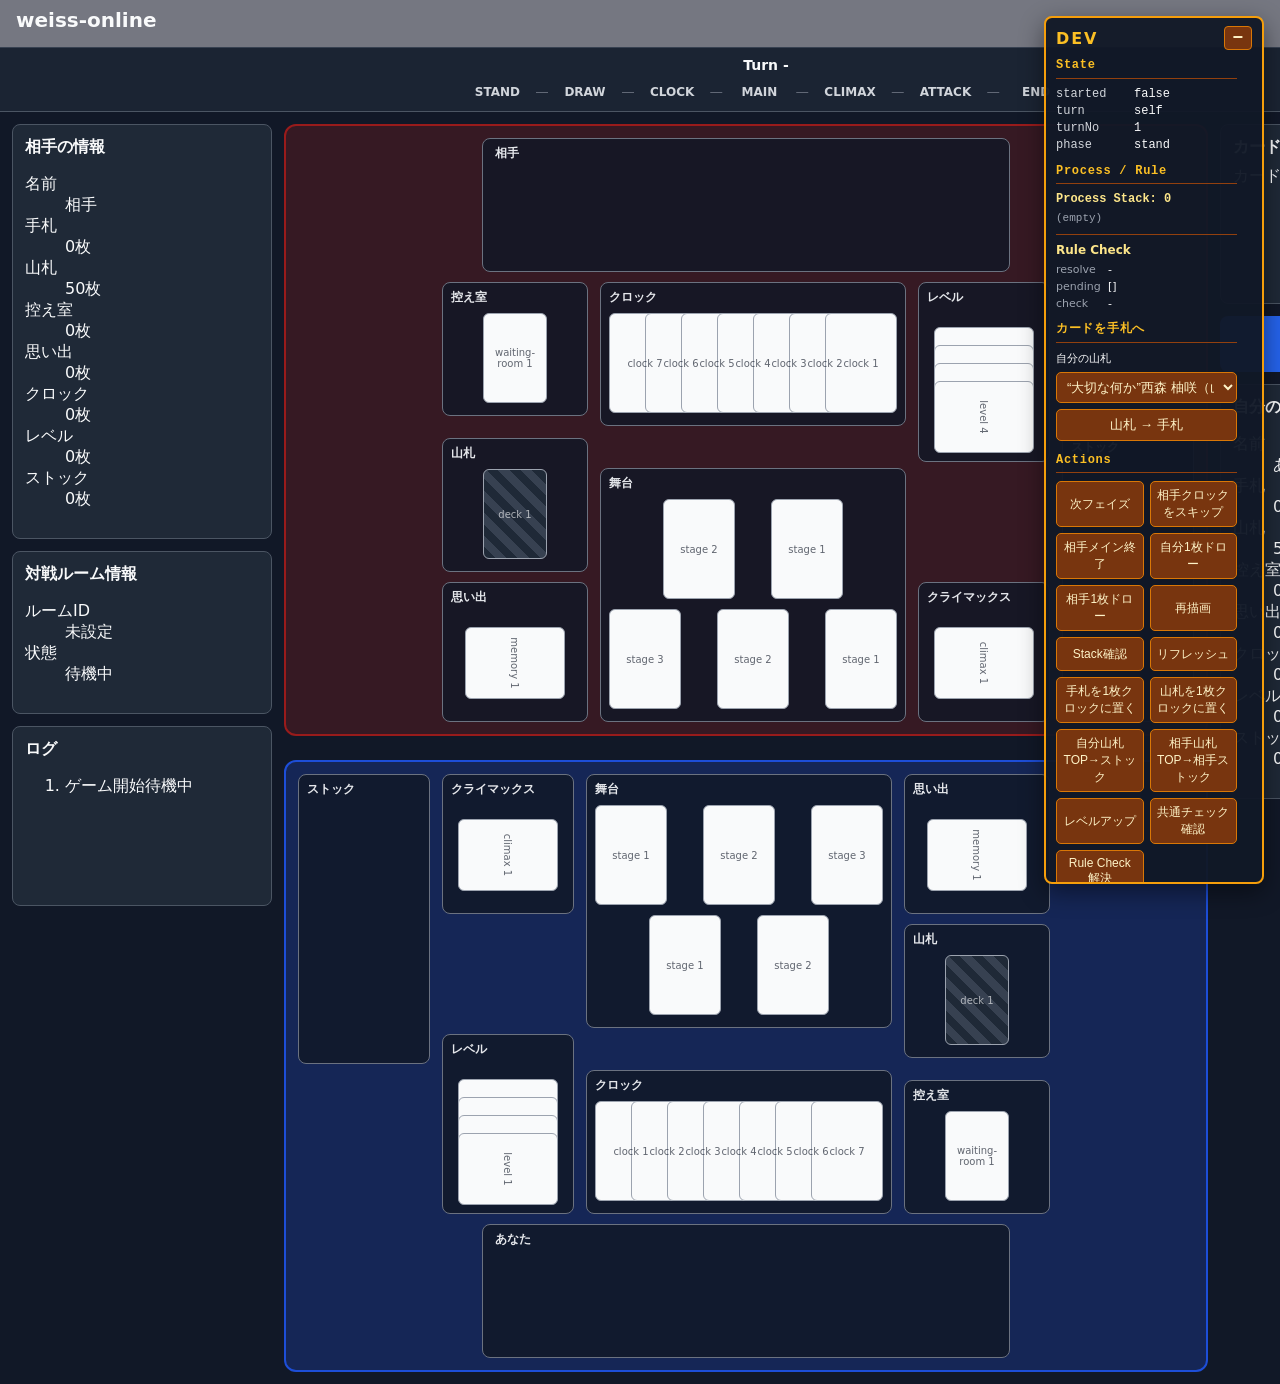
<file: client/index.html>
<!DOCTYPE html>
<html lang="ja">
<head>
  <meta charset="UTF-8" />
  <meta name="viewport" content="width=device-width, initial-scale=1.0" />
  <title>weiss-online</title>
  <link rel="stylesheet" href="./css/board.css" />
</head>

<body class="play-mode">
  <header class="app-header">
    <h1>weiss-online</h1>
  </header>

  <section class="phase-bar" data-role="phase-bar" aria-label="現在のターンとフェイズ">
    <div class="phase-bar__turn" data-phase-bar-turn>Turn -</div>

    <div class="phase-bar__phases" aria-label="フェイズ進行">
      <span class="phase-bar__phase" data-phase="stand">STAND</span>
      <span class="phase-bar__separator" aria-hidden="true">―</span>
      <span class="phase-bar__phase" data-phase="draw">DRAW</span>
      <span class="phase-bar__separator" aria-hidden="true">―</span>
      <span class="phase-bar__phase" data-phase="clock">CLOCK</span>
      <span class="phase-bar__separator" aria-hidden="true">―</span>
      <span class="phase-bar__phase" data-phase="main">MAIN</span>
      <span class="phase-bar__separator" aria-hidden="true">―</span>
      <span class="phase-bar__phase" data-phase="climax">CLIMAX</span>
      <span class="phase-bar__separator" aria-hidden="true">―</span>
      <span class="phase-bar__phase" data-phase="attack">ATTACK</span>
      <span class="phase-bar__separator" aria-hidden="true">―</span>
      <span class="phase-bar__phase" data-phase="end">END</span>
    </div>
  </section>

  <aside
    class="message-overlay"
    data-message-overlay
    aria-live="polite"
    aria-hidden="true"
    hidden
  >
    <strong class="message-overlay-title" data-message-overlay-title hidden></strong>
    <span class="message-overlay-text" data-message-overlay-message></span>
  </aside>

  <div class="app-layout">
    <aside class="left-sidebar">
      <section class="info-panel opponent-info">
        <h2>相手の情報</h2>
        <dl class="player-status-list">
          <div class="player-status-item"><dt>名前</dt><dd data-player-stat="name">Player 2</dd></div>
          <div class="player-status-item"><dt>手札</dt><dd data-player-stat="hand">7枚</dd></div>
          <div class="player-status-item"><dt>山札</dt><dd data-player-stat="deck">0枚</dd></div>
          <div class="player-status-item"><dt>控え室</dt><dd data-player-stat="waiting-room">0枚</dd></div>
          <div class="player-status-item"><dt>思い出</dt><dd data-player-stat="memory">0枚</dd></div>
          <div class="player-status-item"><dt>クロック</dt><dd data-player-stat="clock">0枚</dd></div>
          <div class="player-status-item"><dt>レベル</dt><dd data-player-stat="level">0枚</dd></div>
          <div class="player-status-item"><dt>ストック</dt><dd data-player-stat="stock">0枚</dd></div>
        </dl>
      </section>

      <section class="info-panel room-info">
        <h2>対戦ルーム情報</h2>
        <dl class="room-status-list">
          <div class="room-status-item"><dt>ルームID</dt><dd>未設定</dd></div>
          <div class="room-status-item"><dt>状態</dt><dd>待機中</dd></div>
        </dl>
      </section>

      <section class="info-panel log-panel">
        <h2>ログ</h2>
        <ol class="game-log">
          <li>ゲーム開始待機中</li>
        </ol>
      </section>
    </aside>

    <main class="game-board">
      <section class="player-section opponent-section" aria-label="相手エリア">
        <section class="hand-area opponent-hand">
          <h2 class="zone-title">相手</h2>
          <div class="zone-body hand-slots"></div>
        </section>

        <div class="playmat opponent-playmat">
          <div class="playmat-side side-left">
            <section class="zone waiting-room-zone">
              <h3 class="zone-title">控え室</h3>
              <div class="zone-body waiting-room-slots">
                <article class="card-slot" data-owner="opponent" data-zone="waiting-room" data-index="1" data-face="up" data-position="stand" data-card-id=""></article>
              </div>
            </section>

            <section class="zone deck-zone">
              <h3 class="zone-title">山札</h3>
              <div class="zone-body deck-slots">
                <article class="card-slot" data-owner="opponent" data-zone="deck" data-index="1" data-face="down" data-position="stand" data-card-id=""></article>
              </div>
            </section>

            <section class="zone memory-zone">
              <h3 class="zone-title">思い出</h3>
              <div class="zone-body memory-slots">
                <article class="card-slot" data-owner="opponent" data-zone="memory" data-index="1" data-face="up" data-position="stand" data-card-id=""></article>
              </div>
            </section>
            <section class="resolution-area" data-resolution-owner="opponent" hidden>
              <h3>解決領域</h3><div class="resolution-slots"></div>
            </section>
          </div>

          <div class="playmat-center">
            <section class="zone clock-zone opponent-clock">
              <h3 class="zone-title">クロック</h3>
              <div class="zone-body clock-slots">
                <article class="card-slot" data-owner="opponent" data-zone="clock" data-index="7" data-face="up" data-position="stand" data-card-id="">7</article>
                <article class="card-slot" data-owner="opponent" data-zone="clock" data-index="6" data-face="up" data-position="stand" data-card-id="">6</article>
                <article class="card-slot" data-owner="opponent" data-zone="clock" data-index="5" data-face="up" data-position="stand" data-card-id="">5</article>
                <article class="card-slot" data-owner="opponent" data-zone="clock" data-index="4" data-face="up" data-position="stand" data-card-id="">4</article>
                <article class="card-slot" data-owner="opponent" data-zone="clock" data-index="3" data-face="up" data-position="stand" data-card-id="">3</article>
                <article class="card-slot" data-owner="opponent" data-zone="clock" data-index="2" data-face="up" data-position="stand" data-card-id="">2</article>
                <article class="card-slot" data-owner="opponent" data-zone="clock" data-index="1" data-face="up" data-position="stand" data-card-id="">1</article>
              </div>
            </section>

            <section class="zone stage-area opponent-stage">
              <h3 class="zone-title">舞台</h3>
              <div class="zone-body stage-body">
                <div class="stage-row back-row">
                <article class="card-slot stage-slot" data-owner="opponent" data-zone="stage" data-row="back" data-index="2" data-face="up" data-position="stand" data-card-id="">後列 右</article>
                <article class="card-slot stage-slot" data-owner="opponent" data-zone="stage" data-row="back" data-index="1" data-face="up" data-position="stand" data-card-id="">後列 左</article>
                </div>
                <div class="stage-row front-row">
                <article class="card-slot stage-slot" data-owner="opponent" data-zone="stage" data-row="front" data-index="3" data-face="up" data-position="stand" data-card-id="">前列 右</article>
                <article class="card-slot stage-slot" data-owner="opponent" data-zone="stage" data-row="front" data-index="2" data-face="up" data-position="stand" data-card-id="">前列 中央</article>
                <article class="card-slot stage-slot" data-owner="opponent" data-zone="stage" data-row="front" data-index="1" data-face="up" data-position="stand" data-card-id="">前列 左</article>
                </div>
              </div>
            </section>
          </div>

          <div class="playmat-side side-right">
            <section class="zone level-zone">
              <h3 class="zone-title">レベル</h3>
              <div class="zone-body level-slots">
                <article class="card-slot" data-owner="opponent" data-zone="level" data-index="1" data-face="up" data-position="stand" data-card-id="">0</article>
                <article class="card-slot" data-owner="opponent" data-zone="level" data-index="2" data-face="up" data-position="stand" data-card-id="">1</article>
                <article class="card-slot" data-owner="opponent" data-zone="level" data-index="3" data-face="up" data-position="stand" data-card-id="">2</article>
                <article class="card-slot" data-owner="opponent" data-zone="level" data-index="4" data-face="up" data-position="stand" data-card-id="">3</article>
              </div>
            </section>

            <section class="zone climax-zone">
              <h3 class="zone-title">クライマックス</h3>
              <div class="zone-body climax-slots">
                <article class="card-slot" data-owner="opponent" data-zone="climax" data-index="1" data-face="up" data-position="stand" data-card-id=""></article>
              </div>
            </section>

            <section class="zone stock-zone">
              <h3 class="zone-title">ストック</h3>
              <div class="zone-body stock-slots">
                <article class="card-slot" data-owner="opponent" data-zone="stock" data-index="1" data-face="down" data-position="stand" data-card-id=""></article>
                <article class="card-slot" data-owner="opponent" data-zone="stock" data-index="2" data-face="down" data-position="stand" data-card-id=""></article>
                <article class="card-slot" data-owner="opponent" data-zone="stock" data-index="3" data-face="down" data-position="stand" data-card-id=""></article>
                <article class="card-slot" data-owner="opponent" data-zone="stock" data-index="4" data-face="down" data-position="stand" data-card-id=""></article>
                <article class="card-slot" data-owner="opponent" data-zone="stock" data-index="5" data-face="down" data-position="stand" data-card-id=""></article>
                <article class="card-slot" data-owner="opponent" data-zone="stock" data-index="6" data-face="down" data-position="stand" data-card-id=""></article>
                <article class="card-slot" data-owner="opponent" data-zone="stock" data-index="7" data-face="down" data-position="stand" data-card-id=""></article>
              </div>
            </section>
          </div>
        </div>
      </section>

      <section class="player-section self-section" aria-label="自分エリア">
        <div class="playmat self-playmat">
          <div class="playmat-side side-left">
            <section class="zone stock-zone">
              <h3 class="zone-title">ストック</h3>
              <div class="zone-body stock-slots">
                <article class="card-slot" data-owner="self" data-zone="stock" data-index="1" data-face="down" data-position="stand" data-card-id=""></article>
                <article class="card-slot" data-owner="self" data-zone="stock" data-index="2" data-face="down" data-position="stand" data-card-id=""></article>
                <article class="card-slot" data-owner="self" data-zone="stock" data-index="3" data-face="down" data-position="stand" data-card-id=""></article>
                <article class="card-slot" data-owner="self" data-zone="stock" data-index="4" data-face="down" data-position="stand" data-card-id=""></article>
                <article class="card-slot" data-owner="self" data-zone="stock" data-index="5" data-face="down" data-position="stand" data-card-id=""></article>
                <article class="card-slot" data-owner="self" data-zone="stock" data-index="6" data-face="down" data-position="stand" data-card-id=""></article>
                <article class="card-slot" data-owner="self" data-zone="stock" data-index="7" data-face="down" data-position="stand" data-card-id=""></article>
              </div>
            </section>

            <section class="zone climax-zone">
              <h3 class="zone-title">クライマックス</h3>
              <div class="zone-body climax-slots">
                <article class="card-slot" data-owner="self" data-zone="climax" data-index="1" data-face="up" data-position="stand" data-card-id=""></article>
              </div>
            </section>

            <section class="zone level-zone">
              <h3 class="zone-title">レベル</h3>
              <div class="zone-body level-slots">
                <article class="card-slot" data-owner="self" data-zone="level" data-index="4" data-face="up" data-position="stand" data-card-id="">3</article>
                <article class="card-slot" data-owner="self" data-zone="level" data-index="3" data-face="up" data-position="stand" data-card-id="">2</article>
                <article class="card-slot" data-owner="self" data-zone="level" data-index="2" data-face="up" data-position="stand" data-card-id="">1</article>
                <article class="card-slot" data-owner="self" data-zone="level" data-index="1" data-face="up" data-position="stand" data-card-id="">0</article>
              </div>
            </section>
          </div>

          <div class="playmat-center">
            <section class="zone stage-area self-stage">
              <h3 class="zone-title">舞台</h3>
              <div class="zone-body stage-body">
                <div class="stage-row front-row">
                <article class="card-slot stage-slot" data-owner="self" data-zone="stage" data-row="front" data-index="1" data-face="up" data-position="stand" data-card-id="">前列 左</article>
                <article class="card-slot stage-slot" data-owner="self" data-zone="stage" data-row="front" data-index="2" data-face="up" data-position="stand" data-card-id="">前列 中央</article>
                <article class="card-slot stage-slot" data-owner="self" data-zone="stage" data-row="front" data-index="3" data-face="up" data-position="stand" data-card-id="">前列 右</article>
                </div>
                <div class="stage-row back-row">
                <article class="card-slot stage-slot" data-owner="self" data-zone="stage" data-row="back" data-index="1" data-face="up" data-position="stand" data-card-id="">後列 左</article>
                <article class="card-slot stage-slot" data-owner="self" data-zone="stage" data-row="back" data-index="2" data-face="up" data-position="stand" data-card-id="">後列 右</article>
                </div>
              </div>
            </section>

            <section class="zone clock-zone self-clock">
              <h3 class="zone-title">クロック</h3>
              <div class="zone-body clock-slots">
                <article class="card-slot" data-owner="self" data-zone="clock" data-index="1" data-face="up" data-position="stand" data-card-id="">1</article>
                <article class="card-slot" data-owner="self" data-zone="clock" data-index="2" data-face="up" data-position="stand" data-card-id="">2</article>
                <article class="card-slot" data-owner="self" data-zone="clock" data-index="3" data-face="up" data-position="stand" data-card-id="">3</article>
                <article class="card-slot" data-owner="self" data-zone="clock" data-index="4" data-face="up" data-position="stand" data-card-id="">4</article>
                <article class="card-slot" data-owner="self" data-zone="clock" data-index="5" data-face="up" data-position="stand" data-card-id="">5</article>
                <article class="card-slot" data-owner="self" data-zone="clock" data-index="6" data-face="up" data-position="stand" data-card-id="">6</article>
                <article class="card-slot" data-owner="self" data-zone="clock" data-index="7" data-face="up" data-position="stand" data-card-id="">7</article>
              </div>
            </section>
          </div>

          <div class="playmat-side side-right">
            <section class="zone memory-zone">
              <h3 class="zone-title">思い出</h3>
              <div class="zone-body memory-slots">
                <article class="card-slot" data-owner="self" data-zone="memory" data-index="1" data-face="up" data-position="stand" data-card-id=""></article>
              </div>
            </section>
            <section class="resolution-area" data-resolution-owner="self" hidden>
              <h3>解決領域</h3><div class="resolution-slots"></div>
            </section>

            <section class="zone deck-zone">
              <h3 class="zone-title">山札</h3>
              <div class="zone-body deck-slots">
                <article class="card-slot" data-owner="self" data-zone="deck" data-index="1" data-face="down" data-position="stand" data-card-id=""></article>
              </div>
            </section>

            <section class="zone waiting-room-zone">
              <h3 class="zone-title">控え室</h3>
              <div class="zone-body waiting-room-slots">
                <article class="card-slot" data-owner="self" data-zone="waiting-room" data-index="1" data-face="up" data-position="stand" data-card-id=""></article>
              </div>
            </section>
          </div>
        </div>

        <section class="hand-area self-hand">
          <h2 class="zone-title">あなた</h2>
          <div class="zone-body hand-slots"></div>
        </section>
      </section>
  </main>

  <section class="card-selection-dialog" data-deck-search hidden aria-label="山札検索">
    <div class="card-selection-dialog__panel">
      <h2>山札</h2>
      <p data-deck-search-description>手札に加えるカードを0〜0枚選択してください</p>
      <div class="card-selection-dialog__body">
        <div class="card-selection-dialog__cards">
          <div class="card-selection-list" data-deck-search-list></div>
        </div>
        <section class="info-panel card-detail-panel modal-card-detail" data-deck-search-detail aria-label="カード詳細">
          <h2>カード詳細</h2>
          <div class="card-detail">
            <p data-card-detail-empty>カードを選択すると詳細を確認できます。</p>
            <dl class="card-detail-fields" data-card-detail-fields hidden>
              <div class="card-detail-image-frame">
                <img data-card-detail-image alt="選択したカードの画像" hidden>
                <span data-card-detail-image-placeholder>画像なし</span>
              </div>
              <div><dt>名前</dt><dd data-card-detail="name">-</dd></div>
              <div><dt>種類</dt><dd data-card-detail="type">-</dd></div>
              <div><dt>色</dt><dd data-card-detail="color">-</dd></div>
              <div><dt>レベル</dt><dd data-card-detail="level">-</dd></div>
              <div><dt>コスト</dt><dd data-card-detail="cost">-</dd></div>
              <div><dt>パワー</dt><dd data-card-detail="power">-</dd></div>
              <div><dt>ソウル</dt><dd data-card-detail="soul">-</dd></div>
              <div><dt>トリガー</dt><dd data-card-detail="triggers">-</dd></div>
              <div><dt>特徴</dt><dd data-card-detail="traits">-</dd></div>
              <div class="card-detail-text"><dt>能力</dt><dd><ul class="card-detail-abilities" data-card-detail-abilities></ul></dd></div>
            </dl>
          </div>
        </section>
      </div>
      <div class="card-selection-dialog__footer">
        <p data-deck-search-count>選択枚数 0 / 0</p>
        <button class="action-button modal-action-button" type="button" data-action="confirm-deck-search">決定</button>
      </div>
    </div>
  </section>

  <section class="rule-interrupt-dialog" data-rule-interrupt hidden aria-label="ルール処理順の選択">
    <div class="rule-interrupt-dialog__panel">
      <h2>ルール処理順を選択</h2>
      <p>先に処理するルールを選んでください。</p>
      <div class="rule-interrupt-dialog__actions" data-rule-interrupt-list></div>
    </div>
  </section>

  <section class="card-selection-dialog" data-resolution-confirmation hidden aria-label="解決領域の確認">
    <div class="card-selection-dialog__panel">
      <h2>解決領域</h2>
      <p data-resolution-description>山札の上から4枚をめくりました</p>
      <div class="card-selection-dialog__body">
        <div class="card-selection-dialog__cards">
          <div class="card-selection-list" data-resolution-list></div>
        </div>
        <section class="info-panel card-detail-panel modal-card-detail" data-resolution-detail aria-label="カード詳細">
          <h2>カード詳細</h2>
          <div class="card-detail">
            <p data-card-detail-empty>カードを選択すると詳細を確認できます。</p>
            <dl class="card-detail-fields" data-card-detail-fields hidden>
              <div class="card-detail-image-frame">
                <img data-card-detail-image alt="選択したカードの画像" hidden>
                <span data-card-detail-image-placeholder>画像なし</span>
              </div>
              <div><dt>名前</dt><dd data-card-detail="name">-</dd></div>
              <div><dt>種類</dt><dd data-card-detail="type">-</dd></div>
              <div><dt>色</dt><dd data-card-detail="color">-</dd></div>
              <div><dt>レベル</dt><dd data-card-detail="level">-</dd></div>
              <div><dt>コスト</dt><dd data-card-detail="cost">-</dd></div>
              <div><dt>パワー</dt><dd data-card-detail="power">-</dd></div>
              <div><dt>ソウル</dt><dd data-card-detail="soul">-</dd></div>
              <div><dt>トリガー</dt><dd data-card-detail="triggers">-</dd></div>
              <div><dt>特徴</dt><dd data-card-detail="traits">-</dd></div>
              <div class="card-detail-text"><dt>能力</dt><dd><ul class="card-detail-abilities" data-card-detail-abilities></ul></dd></div>
            </dl>
          </div>
        </section>
      </div>
      <p data-resolution-count>クライマックス：0枚</p>
      <button class="action-button modal-action-button" type="button" data-action="confirm-brainstorm-reveal">控え室に置く</button>
    </div>
  </section>

    <aside class="right-sidebar">
      <section class="info-panel card-detail-panel" data-board-card-detail>
        <h2>カード説明</h2>
        <div class="card-detail">
          <p data-card-detail-empty>カードを選択してください。</p>
          <dl class="card-detail-fields" data-card-detail-fields hidden>
            <div class="card-detail-image-frame">
              <img data-card-detail-image alt="選択したカードの画像" hidden>
              <span data-card-detail-image-placeholder>画像なし</span>
            </div>
            <div><dt>名前</dt><dd data-card-detail="name">-</dd></div>
            <div><dt>種類</dt><dd data-card-detail="type">-</dd></div>
            <div><dt>色</dt><dd data-card-detail="color">-</dd></div>
            <div><dt>レベル</dt><dd data-card-detail="level">-</dd></div>
            <div><dt>コスト</dt><dd data-card-detail="cost">-</dd></div>
            <div><dt>パワー</dt><dd data-card-detail="power">-</dd></div>
            <div><dt>ソウル</dt><dd data-card-detail="soul">-</dd></div>
            <div><dt>トリガー</dt><dd data-card-detail="triggers">-</dd></div>
            <div><dt>特徴</dt><dd data-card-detail="traits">-</dd></div>
            <div class="card-detail-text"><dt>能力</dt><dd><ul class="card-detail-abilities" data-card-detail-abilities></ul></dd></div>
          </dl>
          <p class="card-play-disabled-reason" data-card-play-disabled-reason hidden></p>
          <button
            class="action-button card-detail-action"
            type="button"
            data-action="clear-main-selection"
            hidden
          >選択を解除</button>
        </div>
      </section>

      <button
        class="end-turn-button game-start-button"
        type="button"
        data-action="start-game"
      >ゲーム開始</button>

      <button
        class="end-turn-button"
        type="button"
        data-action="end-turn"
        hidden
      >ターン終了</button>

      <button
        class="end-turn-button mulligan-confirm-button"
        type="button"
        data-action="confirm-mulligan"
        hidden
      >交換せず次へ</button>

      <button
        class="end-turn-button clock-action-button"
        type="button"
        data-action="confirm-clock"
        hidden
      >クロックに置かず次へ</button>

      <button
        class="end-turn-button main-phase-end-button"
        type="button"
        data-action="end-main-phase"
        hidden
      >メインフェイズ終了</button>

      <button
        class="end-turn-button level-up-confirm-button"
        type="button"
        data-action="confirm-level-up"
        disabled
        hidden
      >レベルに置く</button>

      <section class="info-panel self-info">
        <h2>自分の情報</h2>
        <dl class="player-status-list">
          <div class="player-status-item"><dt>名前</dt><dd data-player-stat="name">Player 1</dd></div>
          <div class="player-status-item"><dt>手札</dt><dd data-player-stat="hand">7枚</dd></div>
          <div class="player-status-item"><dt>山札</dt><dd data-player-stat="deck">0枚</dd></div>
          <div class="player-status-item"><dt>控え室</dt><dd data-player-stat="waiting-room">0枚</dd></div>
          <div class="player-status-item"><dt>思い出</dt><dd data-player-stat="memory">0枚</dd></div>
          <div class="player-status-item"><dt>クロック</dt><dd data-player-stat="clock">0枚</dd></div>
          <div class="player-status-item"><dt>レベル</dt><dd data-player-stat="level">0枚</dd></div>
          <div class="player-status-item"><dt>ストック</dt><dd data-player-stat="stock">0枚</dd></div>
        </dl>
      </section>
    </aside>
  </div>

  <aside class="replacement-confirmation" data-replacement-confirmation hidden aria-label="舞台操作確認">
    <p data-confirmation-message>この場所にはカードがあります。</p>
    <div class="replacement-confirmation-actions">
      <button type="button" data-replacement-action="replace">置き換える（圧殺）</button>
      <button type="button" data-replacement-action="select">このカードを選択</button>
      <button type="button" data-replacement-action="back">戻る</button>
    </div>
  </aside>

  <aside class="dev-panel" data-role="dev-panel" hidden>
    <header class="dev-panel-header">
      <strong class="dev-panel-title">DEV</strong>
      <button
        class="dev-panel-toggle"
        type="button"
        data-dev-panel-toggle
        aria-controls="dev-panel-content"
        aria-expanded="true"
        aria-label="DEVパネルを折りたたむ"
      >−</button>
    </header>

    <div class="dev-panel-content" id="dev-panel-content" data-dev-panel-content>
      <section class="dev-category" aria-labelledby="dev-state-title">
        <h2 class="dev-category-title" id="dev-state-title">State</h2>
        <dl class="dev-status-list">
          <div><dt>started</dt><dd data-dev-status="started">-</dd></div>
          <div><dt>turn</dt><dd data-dev-status="turn-player">-</dd></div>
          <div><dt>turnNo</dt><dd data-dev-status="turn-number">-</dd></div>
          <div><dt>phase</dt><dd data-dev-status="phase">-</dd></div>
        </dl>
      </section>

      <section class="dev-category" aria-labelledby="dev-process-rule-title">
        <h2 class="dev-category-title" id="dev-process-rule-title">Process / Rule</h2>

        <section class="dev-stack-section" aria-label="Process Stack">
          <strong class="dev-stack-title">
            Process Stack: <span data-dev-stack-count>0</span>
          </strong>
          <div class="dev-stack-list" data-dev-stack-list>
            <p class="dev-stack-empty">(empty)</p>
          </div>
        </section>

        <section class="dev-rule-check-section" aria-label="Rule Check">
          <strong class="dev-stack-title">Rule Check</strong>
          <dl class="dev-rule-check-results">
            <div>
              <dt>resolve</dt>
              <dd data-dev-rule-resolution>-</dd>
            </div>
            <div>
              <dt>pending</dt>
              <dd data-dev-pending-interrupts>[]</dd>
            </div>
            <div>
              <dt>check</dt>
              <dd data-dev-rule-check-result>-</dd>
            </div>
          </dl>
        </section>
      </section>

      <section class="dev-category" aria-labelledby="dev-card-actions-title">
        <h2 class="dev-category-title" id="dev-card-actions-title">カードを手札へ</h2>
        <div class="dev-card-move">
          <label for="dev-deck-card-select">自分の山札</label>
          <select id="dev-deck-card-select" data-dev-deck-card-select></select>
          <button type="button" data-dev-action="deck-card-to-hand">山札 → 手札</button>
        </div>
      </section>

      <section class="dev-category" aria-labelledby="dev-actions-title">
        <h2 class="dev-category-title" id="dev-actions-title">Actions</h2>
        <div class="dev-actions">
            <button type="button" data-dev-action="next-phase">次フェイズ</button>
            <button type="button" data-dev-action="skip-opponent-clock">相手クロックをスキップ</button>
            <button type="button" data-dev-action="end-opponent-main">相手メイン終了</button>
          <button type="button" data-dev-action="draw-self">自分1枚ドロー</button>
          <button type="button" data-dev-action="draw-opponent">相手1枚ドロー</button>
          <button type="button" data-dev-action="redraw">再描画</button>
          <button type="button" data-dev-action="refresh-stack">Stack確認</button>
          <button type="button" data-dev-action="test-refresh">リフレッシュ</button>
          <button type="button" data-dev-action="hand-to-clock">手札を1枚クロックに置く</button>
            <button type="button" data-dev-action="deck-to-clock">山札を1枚クロックに置く</button>
            <button type="button" data-dev-action="deck-to-stock">自分山札TOP→ストック</button>
            <button type="button" data-dev-action="opponent-deck-to-stock">相手山札TOP→相手ストック</button>
          <button type="button" data-dev-action="test-level-up">レベルアップ</button>
          <button type="button" data-dev-action="check-rules">共通チェック確認</button>
          <button type="button" data-dev-action="resolve-rules">Rule Check解決</button>
        </div>
      </section>
    </div>
  </aside>

  <!-- 開発用 main.dev.js -->
  <!-- 本番用 main.js -->
  <script type="module" src="./js/main.dev.js"></script>
</body>
</html>
</file>
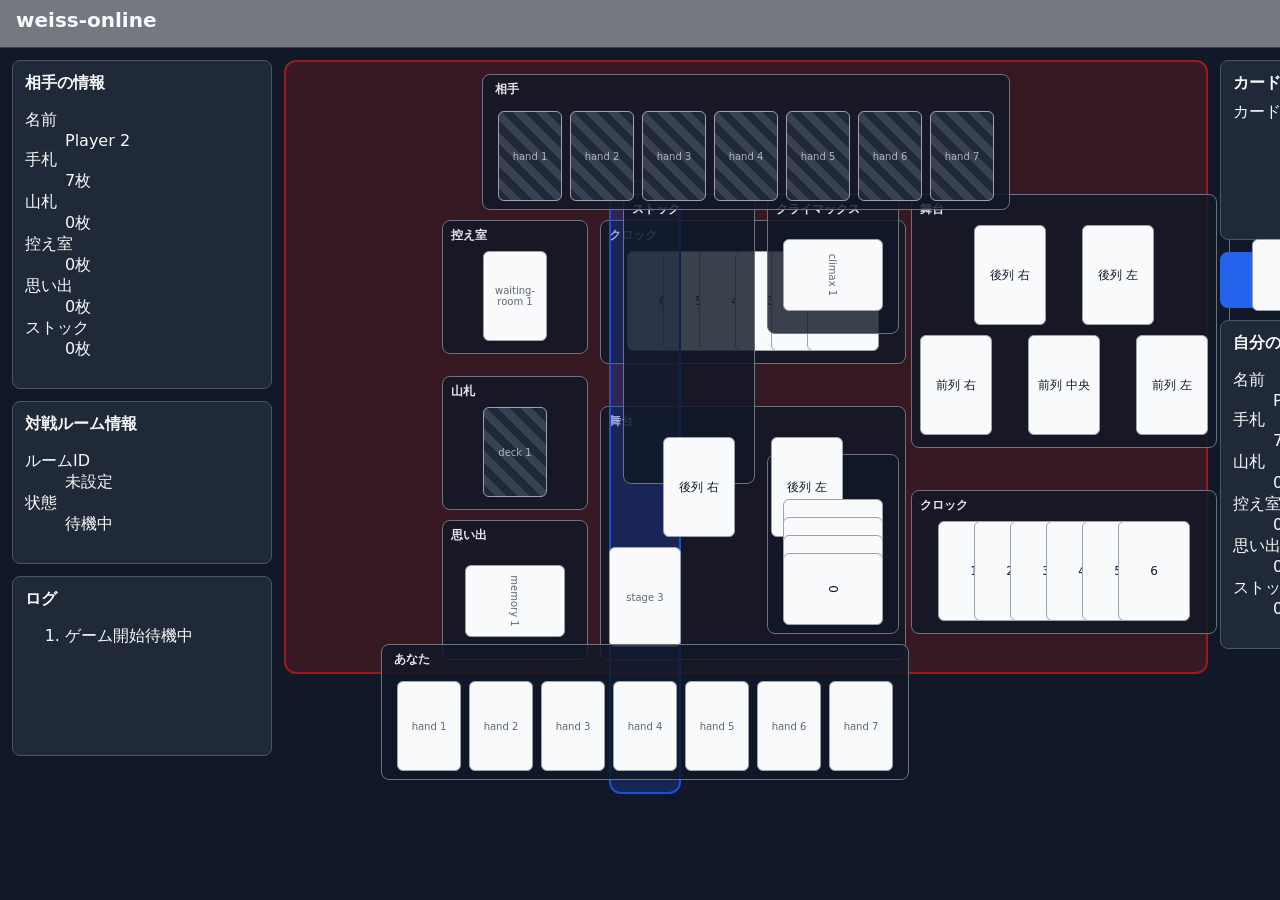
<file: client/index_v3.1.html>
<!DOCTYPE html>
<html lang="ja">

<head>
  <meta charset="UTF-8" />
  <meta name="viewport" content="width=device-width, initial-scale=1.0" />
  <title>weiss-online</title>
  <link rel="stylesheet" href="./css/board.css" />
</head>
<!-- ========================================
         play-mode / debug Mode
    ========================================= -->

<body class="play-mode">
  <header class="app-header">
    <h1>weiss-online</h1>
  </header>
  <div class="app-layout">
    <!-- ========================================
         左サイドバー
    ========================================= -->
    <aside class="left-sidebar">
      <section class="info-panel opponent-info">
        <h2>相手の情報</h2>
        <dl class="player-status-list">
          <div class="player-status-item">
            <dt>名前</dt>
            <dd>Player 2</dd>
          </div>
          <div class="player-status-item">
            <dt>手札</dt>
            <dd>7枚</dd>
          </div>
          <div class="player-status-item">
            <dt>山札</dt>
            <dd>0枚</dd>
          </div>
          <div class="player-status-item">
            <dt>控え室</dt>
            <dd>0枚</dd>
          </div>
          <div class="player-status-item">
            <dt>思い出</dt>
            <dd>0枚</dd>
          </div>
          <div class="player-status-item">
            <dt>ストック</dt>
            <dd>0枚</dd>
          </div>
        </dl>
      </section>
      <section class="info-panel room-info">
        <h2>対戦ルーム情報</h2>
        <dl class="room-status-list">
          <div class="room-status-item">
            <dt>ルームID</dt>
            <dd>未設定</dd>
          </div>
          <div class="room-status-item">
            <dt>状態</dt>
            <dd>待機中</dd>
          </div>
        </dl>
      </section>
      <section class="info-panel log-panel">
        <h2>ログ</h2>
        <ol class="game-log">
          <li>ゲーム開始待機中</li>
        </ol>
      </section>
    </aside>
    <!-- ========================================
         ゲーム盤面
    ========================================= -->
    <main class="game-board">
      <!-- ======================================
           相手エリア
      ======================================= -->
      <section class="player-section opponent-section" aria-label="相手エリア">
        <!-- 相手の手札 -->
        <section class="hand-area opponent-hand">
          <h2 class="zone-title">相手</h2>
          <div class="zone-body hand-slots">
            <article class="card-slot" data-owner="opponent" data-zone="hand" data-index="1" data-face="down"
              data-position="stand" data-card-id=""></article>
            <article class="card-slot" data-owner="opponent" data-zone="hand" data-index="2" data-face="down"
              data-position="stand" data-card-id=""></article>
            <article class="card-slot" data-owner="opponent" data-zone="hand" data-index="3" data-face="down"
              data-position="stand" data-card-id=""></article>
            <article class="card-slot" data-owner="opponent" data-zone="hand" data-index="4" data-face="down"
              data-position="stand" data-card-id=""></article>
            <article class="card-slot" data-owner="opponent" data-zone="hand" data-index="5" data-face="down"
              data-position="stand" data-card-id=""></article>
            <article class="card-slot" data-owner="opponent" data-zone="hand" data-index="6" data-face="down"
              data-position="stand" data-card-id=""></article>
            <article class="card-slot" data-owner="opponent" data-zone="hand" data-index="7" data-face="down"
              data-position="stand" data-card-id=""></article>
          </div>
        </section>
        <!-- 相手のプレイマット -->
        <div class="playmat opponent-playmat">
          <!-- ==================================
               相手側・左
               控え室 → 山札 → 思い出
          =================================== -->
          <div class="playmat-side side-left">
            <section class="zone waiting-room-zone">
              <h3 class="zone-title">控え室</h3>
              <div class="zone-body waiting-room-slots">
                <article class="card-slot" data-owner="opponent" data-zone="waiting-room" data-index="1" data-face="up"
                  data-position="stand" data-card-id=""></article>
              </div>
            </section>
            <section class="zone deck-zone">
              <h3 class="zone-title">山札</h3>
              <div class="zone-body deck-slots">
                <article class="card-slot" data-owner="opponent" data-zone="deck" data-index="1" data-face="down"
                  data-position="stand" data-card-id=""></article>
              </div>
            </section>
            <section class="zone memory-zone">
              <h3 class="zone-title">思い出</h3>
              <div class="zone-body memory-slots">
                <article class="card-slot" data-owner="opponent" data-zone="memory" data-index="1" data-face="up"
                  data-position="stand" data-card-id=""></article>
              </div>
            </section>
          </div>
          <!-- ==================================
               相手側・中央
               クロック → 舞台
          =================================== -->
          <div class="playmat-center">
            <!-- 相手のクロック -->
            <section class="zone clock-zone opponent-clock">
              <h3 class="zone-title">クロック</h3>
              <div class="zone-body clock-slots">
                <article class="card-slot" data-owner="opponent" data-zone="clock" data-index="6" data-face="up"
                  data-position="stand" data-card-id="">
                  6
                </article>
                <article class="card-slot" data-owner="opponent" data-zone="clock" data-index="5" data-face="up"
                  data-position="stand" data-card-id="">
                  5
                </article>
                <article class="card-slot" data-owner="opponent" data-zone="clock" data-index="4" data-face="up"
                  data-position="stand" data-card-id="">
                  4
                </article>
                <article class="card-slot" data-owner="opponent" data-zone="clock" data-index="3" data-face="up"
                  data-position="stand" data-card-id="">
                  3
                </article>
                <article class="card-slot" data-owner="opponent" data-zone="clock" data-index="2" data-face="up"
                  data-position="stand" data-card-id="">
                  2
                </article>
                <article class="card-slot" data-owner="opponent" data-zone="clock" data-index="1" data-face="up"
                  data-position="stand" data-card-id="">
                  1
                </article>
              </div>
            </section>
            <!-- 相手の舞台 -->
            <section class="zone stage-area opponent-stage">
              <h3 class="zone-title">舞台</h3>
              <div class="zone-body stage-body">
                <div class="stage-row back-row">
                  <article class="card-slot stage-slot" data-owner="opponent" data-zone="stage" data-row="back"
                    data-index="2" data-face="up" data-position="stand" data-card-id="">
                    後列 右
                  </article>
                  <article class="card-slot stage-slot" data-owner="opponent" data-zone="stage" data-row="back"
                    data-index="1" data-face="up" data-position="stand" data-card-id="">
                    後列 左
                  </article>
                </div>
                <div class="stage-row front-row">
                  <article class="card-slot stage-slot" data-owner="opponent" data-zone="stage" data-row="front"
                    data-index="3" data-face="up" data-position="stand" data-card-id=""></article>
                    <!--　======================================自分エリア=======================================　-->
                    <section class="player-section self-section" aria-label="自分エリア">
                      <!-- 自分のプレイマット -->
                      <div class="playmat self-playmat">
                        <!-- ==================================
               自分側・左
               ストック / クライマックス / レベル
          =================================== -->
                        <div class="playmat-side side-left">
                          <section class="zone stock-zone">
                            <h3 class="zone-title">ストック</h3>
                            <div class="zone-body stock-slots">
                              <article class="card-slot" data-owner="self" data-zone="stock" data-index="1"
                                data-face="down" data-position="stand" data-card-id=""></article>
                              <article class="card-slot" data-owner="self" data-zone="stock" data-index="2"
                                data-face="down" data-position="stand" data-card-id=""></article>
                              <article class="card-slot" data-owner="self" data-zone="stock" data-index="3"
                                data-face="down" data-position="stand" data-card-id=""></article>
                              <article class="card-slot" data-owner="self" data-zone="stock" data-index="4"
                                data-face="down" data-position="stand" data-card-id=""></article>
                              <article class="card-slot" data-owner="self" data-zone="stock" data-index="5"
                                data-face="down" data-position="stand" data-card-id=""></article>
                              <article class="card-slot" data-owner="self" data-zone="stock" data-index="6"
                                data-face="down" data-position="stand" data-card-id=""></article>
                              <article class="card-slot" data-owner="self" data-zone="stock" data-index="7"
                                data-face="down" data-position="stand" data-card-id=""></article>
                            </div>
                          </section>
                          <section class="zone climax-zone">
                            <h3 class="zone-title">クライマックス</h3>
                            <div class="zone-body climax-slots">
                              <article class="card-slot" data-owner="self" data-zone="climax" data-index="1"
                                data-face="up" data-position="stand" data-card-id=""></article>
                            </div>
                          </section>
                          <section class="zone level-zone">
                            <h3 class="zone-title">レベル</h3>
                            <div class="zone-body level-slots">
                              <article class="card-slot" data-owner="self" data-zone="level" data-index="4"
                                data-face="up" data-position="stand" data-card-id="">
                                3
                              </article>
                              <article class="card-slot" data-owner="self" data-zone="level" data-index="3"
                                data-face="up" data-position="stand" data-card-id="">
                                2
                              </article>
                              <article class="card-slot" data-owner="self" data-zone="level" data-index="2"
                                data-face="up" data-position="stand" data-card-id="">
                                1
                              </article>
                              <article class="card-slot" data-owner="self" data-zone="level" data-index="1"
                                data-face="up" data-position="stand" data-card-id="">
                                0
                              </article>
                            </div>
                          </section>
                        </div>
                        <!-- ==================================
               自分側・中央
               舞台 → クロック
          =================================== -->
                        <div class="playmat-center">
                          <!-- 自分の舞台 -->
                          <section class="zone stage-area self-stage">
                            <h3 class="zone-title">舞台</h3>
                            <div class="zone-body stage-body">
                              <div class="stage-row front-row">
                                <article class="card-slot stage-slot" data-owner="self" data-zone="stage"
                                  data-row="front" data-index="1" data-face="up" data-position="stand" data-card-id="">
                                  前列 左
                                </article>
                                <article class="card-slot stage-slot" data-owner="self" data-zone="stage"
                                  data-row="front" data-index="2" data-face="up" data-position="stand" data-card-id="">
                                  前列 中央
                                </article>
                                <article class="card-slot stage-slot" data-owner="self" data-zone="stage"
                                  data-row="front" data-index="3" data-face="up" data-position="stand" data-card-id="">
                                  前列 右
                                </article>
                              </div>
                              <div class="stage-row back-row">
                                <article class="card-slot stage-slot" data-owner="self" data-zone="stage"
                                  data-row="back" data-index="1" data-face="up" data-position="stand" data-card-id="">
                                  後列 左
                                </article>
                                <article class="card-slot stage-slot" data-owner="self" data-zone="stage"
                                  data-row="back" data-index="2" data-face="up" data-position="stand" data-card-id="">
                                  後列 右
                                </article>
                              </div>
                            </div>
                          </section>
                          <!-- 自分のクロック -->
                          <section class="zone clock-zone self-clock">
                            <h3 class="zone-title">クロック</h3>
                            <div class="zone-body clock-slots">
                              <article class="card-slot" data-owner="self" data-zone="clock" data-index="1"
                                data-face="up" data-position="stand" data-card-id="">
                                1
                              </article>
                              <article class="card-slot" data-owner="self" data-zone="clock" data-index="2"
                                data-face="up" data-position="stand" data-card-id="">
                                2
                              </article>
                              <article class="card-slot" data-owner="self" data-zone="clock" data-index="3"
                                data-face="up" data-position="stand" data-card-id="">
                                3
                              </article>
                              <article class="card-slot" data-owner="self" data-zone="clock" data-index="4"
                                data-face="up" data-position="stand" data-card-id="">
                                4
                              </article>
                              <article class="card-slot" data-owner="self" data-zone="clock" data-index="5"
                                data-face="up" data-position="stand" data-card-id="">
                                5
                              </article>
                              <article class="card-slot" data-owner="self" data-zone="clock" data-index="6"
                                data-face="up" data-position="stand" data-card-id="">
                                6
                              </article>
                            </div>
                          </section>
                        </div>
                        <!-- ==================================
               自分側・右
               思い出 → 山札 → 控え室
          =================================== -->
                        <div class="playmat-side side-right">
                          <section class="zone memory-zone">
                            <h3 class="zone-title">思い出</h3>
                            <div class="zone-body memory-slots">
                              <article class="card-slot" data-owner="self" data-zone="memory" data-index="1"
                                data-face="up" data-position="stand" data-card-id=""></article>
                            </div>
                          </section>
                          <section class="zone deck-zone">
                            <h3 class="zone-title">山札</h3>
                            <div class="zone-body deck-slots">
                              <article class="card-slot" data-owner="self" data-zone="deck" data-index="1"
                                data-face="down" data-position="stand" data-card-id=""></article>
                            </div>
                          </section>
                          <section class="zone waiting-room-zone">
                            <h3 class="zone-title">控え室</h3>
                            <div class="zone-body waiting-room-slots">
                              <article class="card-slot" data-owner="self" data-zone="waiting-room" data-index="1"
                                data-face="up" data-position="stand" data-card-id=""></article>
                            </div>
                          </section>
                        </div>
                      </div>
                      <!-- 自分の手札 -->
                      <section class="hand-area self-hand">
                        <h2 class="zone-title">あなた</h2>
                        <div class="zone-body hand-slots">
                          <article class="card-slot" data-owner="self" data-zone="hand" data-index="1" data-face="up"
                            data-position="stand" data-card-id=""></article>
                          <article class="card-slot" data-owner="self" data-zone="hand" data-index="2" data-face="up"
                            data-position="stand" data-card-id=""></article>
                          <article class="card-slot" data-owner="self" data-zone="hand" data-index="3" data-face="up"
                            data-position="stand" data-card-id=""></article>
                          <article class="card-slot" data-owner="self" data-zone="hand" data-index="4" data-face="up"
                            data-position="stand" data-card-id=""></article>
                          <article class="card-slot" data-owner="self" data-zone="hand" data-index="5" data-face="up"
                            data-position="stand" data-card-id=""></article>
                          <article class="card-slot" data-owner="self" data-zone="hand" data-index="6" data-face="up"
                            data-position="stand" data-card-id=""></article>
                          <article class="card-slot" data-owner="self" data-zone="hand" data-index="7" data-face="up"
                            data-position="stand" data-card-id=""></article>
                        </div>
                      </section>
                    </section>
                    <!-- ======================================
           右サイドバー
      ======================================= -->
    </main>

    <aside class="right-sidebar">
      <!-- カード説明 -->

      <section class="info-panel card-detail-panel">
        <h2>カード説明</h2>

        <div class="card-detail">
          <p>カードを選択してください。</p>
        </div>
      </section>

      <!-- ターン終了 -->

      <button class="end-turn-button" type="button">
        ターン終了
      </button>

      <!-- 自分情報 -->

      <section class="info-panel self-info">
        <h2>自分の情報</h2>

        <dl class="player-status-list">
          <div class="player-status-item">
            <dt>名前</dt>
            <dd>Player 1</dd>
          </div>

          <div class="player-status-item">
            <dt>手札</dt>
            <dd>7枚</dd>
          </div>

          <div class="player-status-item">
            <dt>山札</dt>
            <dd>0枚</dd>
          </div>

          <div class="player-status-item">
            <dt>控え室</dt>
            <dd>0枚</dd>
          </div>

          <div class="player-status-item">
            <dt>思い出</dt>
            <dd>0枚</dd>
          </div>

          <div class="player-status-item">
            <dt>ストック</dt>
            <dd>0枚</dd>
          </div>
        </dl>
      </section>
    </aside>
  </div>
</body>

</html>
</file>
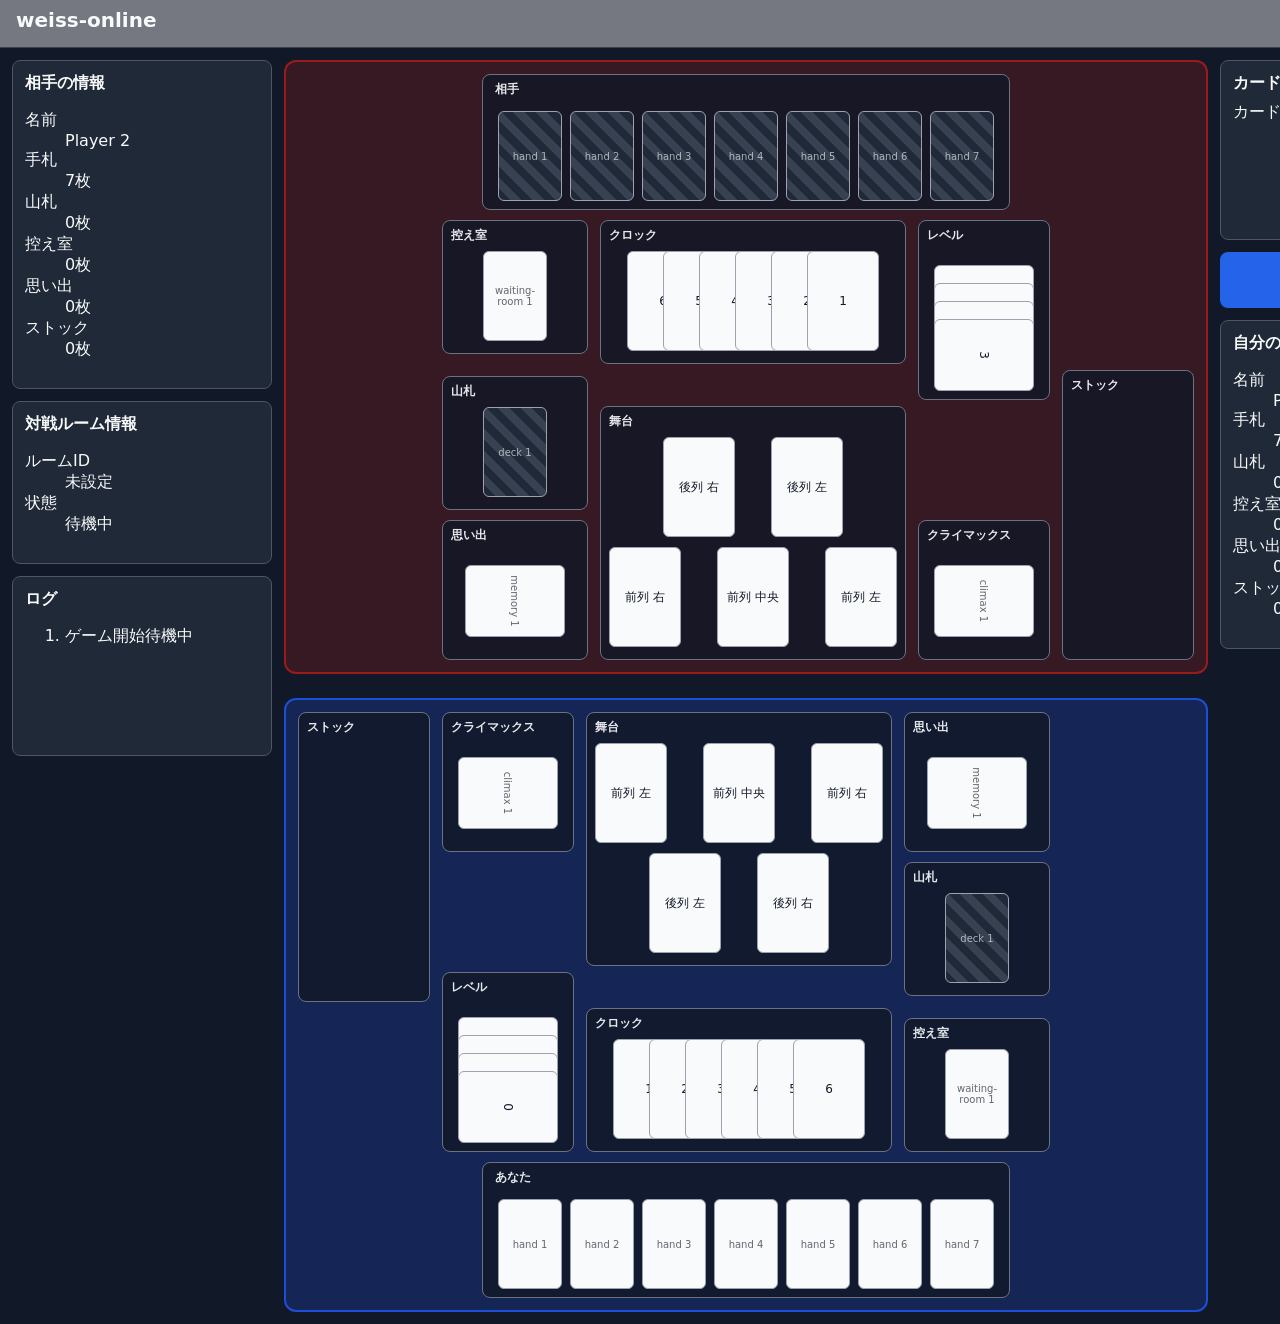
<file: client/index_v3.2.html>
<!DOCTYPE html>
<html lang="ja">
<head>
  <meta charset="UTF-8" />
  <meta name="viewport" content="width=device-width, initial-scale=1.0" />
  <title>weiss-online</title>
  <link rel="stylesheet" href="./css/board.css" />
</head>

<body class="play-mode">
  <header class="app-header">
    <h1>weiss-online</h1>
  </header>

  <div class="app-layout">
    <aside class="left-sidebar">
      <section class="info-panel opponent-info">
        <h2>相手の情報</h2>
        <dl class="player-status-list">
          <div class="player-status-item"><dt>名前</dt><dd>Player 2</dd></div>
          <div class="player-status-item"><dt>手札</dt><dd>7枚</dd></div>
          <div class="player-status-item"><dt>山札</dt><dd>0枚</dd></div>
          <div class="player-status-item"><dt>控え室</dt><dd>0枚</dd></div>
          <div class="player-status-item"><dt>思い出</dt><dd>0枚</dd></div>
          <div class="player-status-item"><dt>ストック</dt><dd>0枚</dd></div>
        </dl>
      </section>

      <section class="info-panel room-info">
        <h2>対戦ルーム情報</h2>
        <dl class="room-status-list">
          <div class="room-status-item"><dt>ルームID</dt><dd>未設定</dd></div>
          <div class="room-status-item"><dt>状態</dt><dd>待機中</dd></div>
        </dl>
      </section>

      <section class="info-panel log-panel">
        <h2>ログ</h2>
        <ol class="game-log">
          <li>ゲーム開始待機中</li>
        </ol>
      </section>
    </aside>

    <main class="game-board">
      <section class="player-section opponent-section" aria-label="相手エリア">
        <section class="hand-area opponent-hand">
          <h2 class="zone-title">相手</h2>
          <div class="zone-body hand-slots">
                <article class="card-slot" data-owner="opponent" data-zone="hand" data-index="1" data-face="down" data-position="stand" data-card-id=""></article>
                <article class="card-slot" data-owner="opponent" data-zone="hand" data-index="2" data-face="down" data-position="stand" data-card-id=""></article>
                <article class="card-slot" data-owner="opponent" data-zone="hand" data-index="3" data-face="down" data-position="stand" data-card-id=""></article>
                <article class="card-slot" data-owner="opponent" data-zone="hand" data-index="4" data-face="down" data-position="stand" data-card-id=""></article>
                <article class="card-slot" data-owner="opponent" data-zone="hand" data-index="5" data-face="down" data-position="stand" data-card-id=""></article>
                <article class="card-slot" data-owner="opponent" data-zone="hand" data-index="6" data-face="down" data-position="stand" data-card-id=""></article>
                <article class="card-slot" data-owner="opponent" data-zone="hand" data-index="7" data-face="down" data-position="stand" data-card-id=""></article>
          </div>
        </section>

        <div class="playmat opponent-playmat">
          <div class="playmat-side side-left">
            <section class="zone waiting-room-zone">
              <h3 class="zone-title">控え室</h3>
              <div class="zone-body waiting-room-slots">
                <article class="card-slot" data-owner="opponent" data-zone="waiting-room" data-index="1" data-face="up" data-position="stand" data-card-id=""></article>
              </div>
            </section>

            <section class="zone deck-zone">
              <h3 class="zone-title">山札</h3>
              <div class="zone-body deck-slots">
                <article class="card-slot" data-owner="opponent" data-zone="deck" data-index="1" data-face="down" data-position="stand" data-card-id=""></article>
              </div>
            </section>

            <section class="zone memory-zone">
              <h3 class="zone-title">思い出</h3>
              <div class="zone-body memory-slots">
                <article class="card-slot" data-owner="opponent" data-zone="memory" data-index="1" data-face="up" data-position="stand" data-card-id=""></article>
              </div>
            </section>
          </div>

          <div class="playmat-center">
            <section class="zone clock-zone opponent-clock">
              <h3 class="zone-title">クロック</h3>
              <div class="zone-body clock-slots">
                <article class="card-slot" data-owner="opponent" data-zone="clock" data-index="6" data-face="up" data-position="stand" data-card-id="">6</article>
                <article class="card-slot" data-owner="opponent" data-zone="clock" data-index="5" data-face="up" data-position="stand" data-card-id="">5</article>
                <article class="card-slot" data-owner="opponent" data-zone="clock" data-index="4" data-face="up" data-position="stand" data-card-id="">4</article>
                <article class="card-slot" data-owner="opponent" data-zone="clock" data-index="3" data-face="up" data-position="stand" data-card-id="">3</article>
                <article class="card-slot" data-owner="opponent" data-zone="clock" data-index="2" data-face="up" data-position="stand" data-card-id="">2</article>
                <article class="card-slot" data-owner="opponent" data-zone="clock" data-index="1" data-face="up" data-position="stand" data-card-id="">1</article>
              </div>
            </section>

            <section class="zone stage-area opponent-stage">
              <h3 class="zone-title">舞台</h3>
              <div class="zone-body stage-body">
                <div class="stage-row back-row">
                <article class="card-slot stage-slot" data-owner="opponent" data-zone="stage" data-row="back" data-index="2" data-face="up" data-position="stand" data-card-id="">後列 右</article>
                <article class="card-slot stage-slot" data-owner="opponent" data-zone="stage" data-row="back" data-index="1" data-face="up" data-position="stand" data-card-id="">後列 左</article>
                </div>
                <div class="stage-row front-row">
                <article class="card-slot stage-slot" data-owner="opponent" data-zone="stage" data-row="front" data-index="3" data-face="up" data-position="stand" data-card-id="">前列 右</article>
                <article class="card-slot stage-slot" data-owner="opponent" data-zone="stage" data-row="front" data-index="2" data-face="up" data-position="stand" data-card-id="">前列 中央</article>
                <article class="card-slot stage-slot" data-owner="opponent" data-zone="stage" data-row="front" data-index="1" data-face="up" data-position="stand" data-card-id="">前列 左</article>
                </div>
              </div>
            </section>
          </div>

          <div class="playmat-side side-right">
            <section class="zone level-zone">
              <h3 class="zone-title">レベル</h3>
              <div class="zone-body level-slots">
                <article class="card-slot" data-owner="opponent" data-zone="level" data-index="1" data-face="up" data-position="stand" data-card-id="">0</article>
                <article class="card-slot" data-owner="opponent" data-zone="level" data-index="2" data-face="up" data-position="stand" data-card-id="">1</article>
                <article class="card-slot" data-owner="opponent" data-zone="level" data-index="3" data-face="up" data-position="stand" data-card-id="">2</article>
                <article class="card-slot" data-owner="opponent" data-zone="level" data-index="4" data-face="up" data-position="stand" data-card-id="">3</article>
              </div>
            </section>

            <section class="zone climax-zone">
              <h3 class="zone-title">クライマックス</h3>
              <div class="zone-body climax-slots">
                <article class="card-slot" data-owner="opponent" data-zone="climax" data-index="1" data-face="up" data-position="stand" data-card-id=""></article>
              </div>
            </section>

            <section class="zone stock-zone">
              <h3 class="zone-title">ストック</h3>
              <div class="zone-body stock-slots">
                <article class="card-slot" data-owner="opponent" data-zone="stock" data-index="1" data-face="down" data-position="stand" data-card-id=""></article>
                <article class="card-slot" data-owner="opponent" data-zone="stock" data-index="2" data-face="down" data-position="stand" data-card-id=""></article>
                <article class="card-slot" data-owner="opponent" data-zone="stock" data-index="3" data-face="down" data-position="stand" data-card-id=""></article>
                <article class="card-slot" data-owner="opponent" data-zone="stock" data-index="4" data-face="down" data-position="stand" data-card-id=""></article>
                <article class="card-slot" data-owner="opponent" data-zone="stock" data-index="5" data-face="down" data-position="stand" data-card-id=""></article>
                <article class="card-slot" data-owner="opponent" data-zone="stock" data-index="6" data-face="down" data-position="stand" data-card-id=""></article>
                <article class="card-slot" data-owner="opponent" data-zone="stock" data-index="7" data-face="down" data-position="stand" data-card-id=""></article>
              </div>
            </section>
          </div>
        </div>
      </section>

      <section class="player-section self-section" aria-label="自分エリア">
        <div class="playmat self-playmat">
          <div class="playmat-side side-left">
            <section class="zone stock-zone">
              <h3 class="zone-title">ストック</h3>
              <div class="zone-body stock-slots">
                <article class="card-slot" data-owner="self" data-zone="stock" data-index="1" data-face="down" data-position="stand" data-card-id=""></article>
                <article class="card-slot" data-owner="self" data-zone="stock" data-index="2" data-face="down" data-position="stand" data-card-id=""></article>
                <article class="card-slot" data-owner="self" data-zone="stock" data-index="3" data-face="down" data-position="stand" data-card-id=""></article>
                <article class="card-slot" data-owner="self" data-zone="stock" data-index="4" data-face="down" data-position="stand" data-card-id=""></article>
                <article class="card-slot" data-owner="self" data-zone="stock" data-index="5" data-face="down" data-position="stand" data-card-id=""></article>
                <article class="card-slot" data-owner="self" data-zone="stock" data-index="6" data-face="down" data-position="stand" data-card-id=""></article>
                <article class="card-slot" data-owner="self" data-zone="stock" data-index="7" data-face="down" data-position="stand" data-card-id=""></article>
              </div>
            </section>

            <section class="zone climax-zone">
              <h3 class="zone-title">クライマックス</h3>
              <div class="zone-body climax-slots">
                <article class="card-slot" data-owner="self" data-zone="climax" data-index="1" data-face="up" data-position="stand" data-card-id=""></article>
              </div>
            </section>

            <section class="zone level-zone">
              <h3 class="zone-title">レベル</h3>
              <div class="zone-body level-slots">
                <article class="card-slot" data-owner="self" data-zone="level" data-index="4" data-face="up" data-position="stand" data-card-id="">3</article>
                <article class="card-slot" data-owner="self" data-zone="level" data-index="3" data-face="up" data-position="stand" data-card-id="">2</article>
                <article class="card-slot" data-owner="self" data-zone="level" data-index="2" data-face="up" data-position="stand" data-card-id="">1</article>
                <article class="card-slot" data-owner="self" data-zone="level" data-index="1" data-face="up" data-position="stand" data-card-id="">0</article>
              </div>
            </section>
          </div>

          <div class="playmat-center">
            <section class="zone stage-area self-stage">
              <h3 class="zone-title">舞台</h3>
              <div class="zone-body stage-body">
                <div class="stage-row front-row">
                <article class="card-slot stage-slot" data-owner="self" data-zone="stage" data-row="front" data-index="1" data-face="up" data-position="stand" data-card-id="">前列 左</article>
                <article class="card-slot stage-slot" data-owner="self" data-zone="stage" data-row="front" data-index="2" data-face="up" data-position="stand" data-card-id="">前列 中央</article>
                <article class="card-slot stage-slot" data-owner="self" data-zone="stage" data-row="front" data-index="3" data-face="up" data-position="stand" data-card-id="">前列 右</article>
                </div>
                <div class="stage-row back-row">
                <article class="card-slot stage-slot" data-owner="self" data-zone="stage" data-row="back" data-index="1" data-face="up" data-position="stand" data-card-id="">後列 左</article>
                <article class="card-slot stage-slot" data-owner="self" data-zone="stage" data-row="back" data-index="2" data-face="up" data-position="stand" data-card-id="">後列 右</article>
                </div>
              </div>
            </section>

            <section class="zone clock-zone self-clock">
              <h3 class="zone-title">クロック</h3>
              <div class="zone-body clock-slots">
                <article class="card-slot" data-owner="self" data-zone="clock" data-index="1" data-face="up" data-position="stand" data-card-id="">1</article>
                <article class="card-slot" data-owner="self" data-zone="clock" data-index="2" data-face="up" data-position="stand" data-card-id="">2</article>
                <article class="card-slot" data-owner="self" data-zone="clock" data-index="3" data-face="up" data-position="stand" data-card-id="">3</article>
                <article class="card-slot" data-owner="self" data-zone="clock" data-index="4" data-face="up" data-position="stand" data-card-id="">4</article>
                <article class="card-slot" data-owner="self" data-zone="clock" data-index="5" data-face="up" data-position="stand" data-card-id="">5</article>
                <article class="card-slot" data-owner="self" data-zone="clock" data-index="6" data-face="up" data-position="stand" data-card-id="">6</article>
              </div>
            </section>
          </div>

          <div class="playmat-side side-right">
            <section class="zone memory-zone">
              <h3 class="zone-title">思い出</h3>
              <div class="zone-body memory-slots">
                <article class="card-slot" data-owner="self" data-zone="memory" data-index="1" data-face="up" data-position="stand" data-card-id=""></article>
              </div>
            </section>

            <section class="zone deck-zone">
              <h3 class="zone-title">山札</h3>
              <div class="zone-body deck-slots">
                <article class="card-slot" data-owner="self" data-zone="deck" data-index="1" data-face="down" data-position="stand" data-card-id=""></article>
              </div>
            </section>

            <section class="zone waiting-room-zone">
              <h3 class="zone-title">控え室</h3>
              <div class="zone-body waiting-room-slots">
                <article class="card-slot" data-owner="self" data-zone="waiting-room" data-index="1" data-face="up" data-position="stand" data-card-id=""></article>
              </div>
            </section>
          </div>
        </div>

        <section class="hand-area self-hand">
          <h2 class="zone-title">あなた</h2>
          <div class="zone-body hand-slots">
                <article class="card-slot" data-owner="self" data-zone="hand" data-index="1" data-face="up" data-position="stand" data-card-id=""></article>
                <article class="card-slot" data-owner="self" data-zone="hand" data-index="2" data-face="up" data-position="stand" data-card-id=""></article>
                <article class="card-slot" data-owner="self" data-zone="hand" data-index="3" data-face="up" data-position="stand" data-card-id=""></article>
                <article class="card-slot" data-owner="self" data-zone="hand" data-index="4" data-face="up" data-position="stand" data-card-id=""></article>
                <article class="card-slot" data-owner="self" data-zone="hand" data-index="5" data-face="up" data-position="stand" data-card-id=""></article>
                <article class="card-slot" data-owner="self" data-zone="hand" data-index="6" data-face="up" data-position="stand" data-card-id=""></article>
                <article class="card-slot" data-owner="self" data-zone="hand" data-index="7" data-face="up" data-position="stand" data-card-id=""></article>
          </div>
        </section>
      </section>
    </main>

    <aside class="right-sidebar">
      <section class="info-panel card-detail-panel">
        <h2>カード説明</h2>
        <div class="card-detail">
          <p>カードを選択してください。</p>
        </div>
      </section>

      <button class="end-turn-button" type="button">ターン終了</button>

      <section class="info-panel self-info">
        <h2>自分の情報</h2>
        <dl class="player-status-list">
          <div class="player-status-item"><dt>名前</dt><dd>Player 1</dd></div>
          <div class="player-status-item"><dt>手札</dt><dd>7枚</dd></div>
          <div class="player-status-item"><dt>山札</dt><dd>0枚</dd></div>
          <div class="player-status-item"><dt>控え室</dt><dd>0枚</dd></div>
          <div class="player-status-item"><dt>思い出</dt><dd>0枚</dd></div>
          <div class="player-status-item"><dt>ストック</dt><dd>0枚</dd></div>
        </dl>
      </section>
    </aside>
  </div>
</body>
</html>
</file>
<file: client/css/board.css>
/* =========================================================
   weiss-online board.css v6.0
   Final five-column, three-row board layout
   ========================================================= */

:root {
  /* Colors */
  --bg-app: #111827;
  --bg-header: #757781;
  --bg-panel: #1f2937;
  --bg-zone: rgba(17, 24, 39, 0.82);
  --text-main: #f9fafb;
  --text-muted: #d1d5db;
  --border-main: #4b5563;
  --border-zone: #6b7280;
  --self-color: #1d4ed8;
  --opponent-color: #991b1b;

  /* App frame */
  --header-h: 48px;
  --phase-bar-h: 64px;
  --left-sidebar-w: 260px;
  --right-sidebar-w: 300px;

  /* Cards */
  --card-w: 72px;
  --card-h: 100px;
  --hand-card-w: 64px;
  --hand-card-h: 90px;

  /* Spacing */
  --gap-page: 12px;
  --gap-board: 12px;
  --gap-zone: 10px;

  /* Playmat tracks */
  --side-narrow-w: 132px;
  --side-wide-w: 146px;
  --utility-w: var(--side-narrow-w);

  --center-zone-w: calc(
    var(--card-w) * 4
    + 18px
  );
  --stage-w: var(--center-zone-w);
  --stage-h: calc(var(--card-h) * 2 + var(--gap-zone) + 44px);
  --clock-w: var(--center-zone-w);
  --clock-h: calc(var(--card-h) + 44px);

  /* One height model for both playmats */
  --playmat-row-h: 140px;
  --playmat-height: calc(
    var(--playmat-row-h) * 3
    + var(--gap-zone) * 2
  );
  --playmat-grid-w: calc(
    var(--side-narrow-w) * 2
    + var(--stage-w)
    + var(--side-wide-w)
    + var(--utility-w)
    + var(--gap-board) * 4
  );

  /* Minimum width required by the complete desktop board layout. */
  --player-section-border-w: 2px;
  /* Page padding x2 + column gaps x2 + player-section padding x2. */
  --board-min-width: calc(
    var(--left-sidebar-w)
    + var(--playmat-grid-w)
    + var(--right-sidebar-w)
    + var(--gap-page) * 6
    + var(--player-section-border-w) * 2
  );

  /* Hands */
  --hand-gap: 8px;
  --hand-inline-space: 32px;
  --hand-visible-min: 7;
  /* The renderer also caps this target at the hand area's safe max-width. */
  --hand-visible-target: 13;
  --hand-current-w: 528px;
  --hand-h: calc(var(--hand-card-h) + 44px);
  --stock-normal-offset: 18px;

  /* UI layers: board < phase notification < modal backdrop < modal content. */
  --z-phase: 20;
  --z-modal-backdrop: 100;
  --z-modal: 110;
}

.resolution-area { background: transparent; border: 0; padding: .2rem; }
.resolution-area h3 { margin: 0 0 .2rem; font-size: .72rem; color: #f4d35e; }
.resolution-slots { display: flex; gap: .2rem; }
.resolution-slots .card-slot { width: 42px; height: 59px; }
.card-selection-dialog { position: fixed; inset: 0; z-index: var(--z-modal-backdrop); background: rgb(0 0 0 / 72%); padding: 5vh 5vw; }
.card-selection-dialog__panel { position: relative; z-index: var(--z-modal); display: flex; flex-direction: column; gap: .75rem; background: #18212b; border: 1px solid #8ba4b8; padding: 1rem; max-height: 90vh; overflow: hidden; }
.card-selection-dialog__body { display: grid; grid-template-columns: minmax(0, 1fr) minmax(240px, 300px); gap: 1rem; min-height: 0; }
.card-selection-dialog__cards { min-width: 0; overflow: auto; }
.modal-card-detail { min-width: 0; max-height: 62vh; overflow: auto; }
.card-selection-list { display: flex; flex-wrap: wrap; gap: .5rem; }
.card-selection-list .card-slot {
  flex: 0 0 84px;
  width: 84px;
  height: 118px;
  overflow: hidden;
  background-position: center;
  background-repeat: no-repeat;
  background-size: contain;
}
.card-selection-dialog__footer { flex: none; display: flex; align-items: center; justify-content: space-between; gap: .75rem; }
.card-selection-dialog__footer p { margin: 0; }
.rule-interrupt-dialog { position: fixed; inset: 0; z-index: 1200; display: grid; place-items: center; padding: 5vw; background: rgb(0 0 0 / 72%); }
.rule-interrupt-dialog[hidden] { display: none; }
.rule-interrupt-dialog__panel { width: min(480px, 100%); padding: 1rem; border: 1px solid #8ba4b8; background: #18212b; }
.rule-interrupt-dialog__actions { display: grid; gap: .75rem; }
.card-slot.is-unselectable { opacity: .62; }
.card-slot.is-selected { outline: 3px solid #f4d35e; }

* {
  box-sizing: border-box;
}

html {
  overflow-x: auto;
}

body {
  margin: 0;
  min-width: var(--board-min-width);
  background: var(--bg-app);
  color: var(--text-main);
  font-family: system-ui, -apple-system, BlinkMacSystemFont, "Segoe UI", sans-serif;
}

h1,
h2,
h3,
p,
ul {
  margin: 0;
}

ul {
  padding-left: 20px;
}

/* =========================================================
   App frame and sidebars
   ========================================================= */

.app-header {
  height: var(--header-h);
  padding: 8px 16px;
  border-bottom: 1px solid #374151;
  background: var(--bg-header);
}

.app-header h1 {
  font-size: 20px;
}

.phase-bar {
  position: relative;
  z-index: var(--z-phase);
  display: flex;
  flex-direction: column;
  align-items: center;
  justify-content: center;
  gap: 6px;
  width: 100%;
  min-width: var(--board-min-width);
  height: var(--phase-bar-h);
  padding: 6px 16px;
  border-bottom: 1px solid var(--border-main);
  background: #1b2433;
  color: var(--text-main);
}

.phase-bar__turn {
  min-height: 18px;
  font-size: 14px;
  font-weight: 700;
  line-height: 1.2;
}

.phase-bar__phases {
  display: flex;
  align-items: center;
  justify-content: center;
  gap: 8px;
  white-space: nowrap;
}

.phase-bar__phase {
  min-width: 58px;
  padding: 3px 7px;
  border: 1px solid transparent;
  border-radius: 4px;
  color: var(--text-muted);
  font-size: 12px;
  font-weight: 700;
  text-align: center;
}

.phase-bar__separator {
  color: var(--border-zone);
  font-size: 12px;
}

.phase-bar__phase.is-current {
  border-color: #93c5fd;
  background: #2563eb;
  color: #fff;
  box-shadow: 0 0 8px rgba(59, 130, 246, 0.65);
}

.app-layout {
  display: grid;
  grid-template-columns: var(--left-sidebar-w) 1fr var(--right-sidebar-w);
  gap: var(--gap-page);
  min-width: var(--board-min-width);
  min-height: calc(100vh - var(--header-h) - var(--phase-bar-h));
  padding: var(--gap-page);
}

.left-sidebar,
.right-sidebar {
  display: flex;
  flex-direction: column;
  gap: var(--gap-page);
}

.info-panel {
  padding: var(--gap-page);
  border: 1px solid var(--border-main);
  border-radius: 8px;
  background: var(--bg-panel);
}

.info-panel h2 {
  margin-bottom: 8px;
  font-size: 16px;
}

.log-panel,
.card-detail-panel {
  min-height: 180px;
}

.card-detail-fields {
  display: grid;
  gap: 5px;
  margin: 0;
  font-size: 12px;
}

.card-detail-fields[hidden] {
  display: none;
}

.card-detail-fields > div {
  display: grid;
  grid-template-columns: 54px minmax(0, 1fr);
  gap: 6px;
}

.card-detail-fields dt {
  color: var(--text-muted);
}

.card-detail-fields dd {
  margin: 0;
  overflow-wrap: anywhere;
}

.card-detail-text {
  margin-top: 3px;
  padding-top: 5px;
  border-top: 1px solid var(--border-zone);
}

.card-detail-fields > .card-detail-image-frame {
  display: block;
  grid-column: 1 / -1;
  width: 100%;
}

.card-detail-image-frame img {
  display: block;
  width: 100%;
  max-width: 100%;
  height: auto;
  object-fit: contain;
}

.card-detail-image-frame [data-card-detail-image-placeholder] {
  display: block;
  color: var(--text-muted);
}

.card-detail-image-frame img[hidden],
.card-detail-image-frame [hidden] {
  display: none;
}

.card-detail-abilities {
  display: grid;
  gap: 4px;
  margin: 0;
  padding: 0;
  list-style: none;
  white-space: pre-wrap;
}

.card-detail-abilities li {
  display: grid;
  gap: 4px;
}

.action-button {
  width: auto;
  min-height: 34px;
  padding: 4px 10px;
  border: 1px solid #60a5fa;
  border-radius: 6px;
  background: #1e3a8a;
  color: #eff6ff;
  font: inherit;
  font-weight: 700;
  cursor: pointer;
}

.action-button:not(:disabled):hover,
.action-button:not(:disabled):focus-visible {
  background: #1d4ed8;
}

.action-button:disabled {
  border-color: #64748b;
  background: #334155;
  color: #cbd5e1;
  cursor: not-allowed;
}

.card-detail-act-button {
  justify-self: start;
}

.card-detail-act-reason {
  margin: 0;
  color: #fca5a5;
  font-size: 0.85rem;
}

.card-detail-action {
  width: 100%;
  margin-top: 10px;
}

.card-detail-action[hidden] {
  display: none;
}

.modal-action-button {
  align-self: flex-start;
  padding-inline: 14px;
}

.card-play-disabled-reason {
  margin: 10px 0 0;
  padding: 8px;
  border: 1px solid #ef4444;
  border-radius: 6px;
  background: rgba(127, 29, 29, 0.45);
  color: #fecaca;
  font-size: 12px;
}

.replacement-confirmation {
  position: fixed;
  z-index: 1050;
  left: 50%;
  top: 50%;
  width: min(320px, calc(100vw - 32px));
  padding: 16px;
  transform: translate(-50%, -50%);
  border: 2px solid #60a5fa;
  border-radius: 8px;
  background: #111827;
  color: #f9fafb;
  box-shadow: 0 12px 30px rgba(0, 0, 0, 0.55);
}

.replacement-confirmation[hidden] { display: none; }
.replacement-confirmation-actions { display: flex; gap: 8px; }
.replacement-confirmation-actions button { flex: 1; min-height: 36px; cursor: pointer; }

.end-turn-button {
  width: 100%;
  height: 56px;
  border: 0;
  border-radius: 8px;
  background: #2563eb;
  color: #fff;
  font-size: 18px;
  font-weight: 700;
  cursor: pointer;
}

/* =========================================================
   Board sections
   ========================================================= */

.game-board {
  display: flex;
  flex-direction: column;
  align-items: stretch;
  gap: 24px;
  min-width: 0;
}

.player-section {
  display: flex;
  flex: none;
  flex-direction: column;
  gap: var(--gap-zone);
  width: 100%;
  min-height: calc(
    var(--playmat-height)
    + var(--hand-h)
    + var(--gap-zone)
    + 24px
  );
  padding: 12px;
  overflow: visible;
  border: var(--player-section-border-w) solid var(--border-main);
  border-radius: 12px;
}

.opponent-section {
  background: rgba(127, 29, 29, 0.34);
  border-color: var(--opponent-color);
}

.self-section {
  background: rgba(30, 64, 175, 0.34);
  border-color: var(--self-color);
}

/* =========================================================
   Hands
   ========================================================= */

.hand-area {
  display: flex;
  flex: none;
  flex-direction: column;
  align-self: center;
  isolation: isolate;
  gap: 6px;
  width: var(--hand-current-w);
  max-width: var(--playmat-grid-w);
  min-height: var(--hand-h);
  padding: 8px 12px;
  border: 1px solid var(--border-zone);
  border-radius: 8px;
  background: var(--bg-zone);
}

.hand-area .zone-body {
  display: flex;
  align-items: center;
  justify-content: safe center;
  gap: var(--hand-gap);
  width: 100%;
  min-width: 0;
  overflow-x: hidden;
  overflow-y: hidden;
}

.hand-area[data-hand-scrollable="true"] .zone-body {
  justify-content: flex-start;
  overflow-x: auto;
}

.opponent-hand,
.self-hand {
  position: relative;
}

/* Scroll affordances: only reveal a fade toward unshown hand cards. */
.hand-area[data-hand-can-scroll-left="true"]::before,
.hand-area[data-hand-can-scroll-right="true"]::after {
  display: flex;
  align-items: center;
  position: absolute;
  /* Hand cards receive incremental inline z-index values from Renderer. */
  z-index: 100;
  top: 30px;
  bottom: 8px;
  width: 36px;
  color: rgba(249, 250, 251, 0.96);
  font-size: 28px;
  font-weight: 700;
  line-height: 1;
  pointer-events: none;
  text-shadow: 0 1px 3px rgba(0, 0, 0, 0.8);
}

.hand-area[data-hand-can-scroll-left="true"]::before {
  left: 12px;
  justify-content: flex-start;
  padding-left: 4px;
  content: "\2039";
  background: linear-gradient(
    to right,
    rgba(17, 24, 39, 0.94) 0%,
    rgba(17, 24, 39, 0.64) 38%,
    rgba(17, 24, 39, 0) 100%
  );
}

.hand-area[data-hand-can-scroll-right="true"]::after {
  right: 12px;
  justify-content: flex-end;
  padding-right: 4px;
  content: "\203a";
  background: linear-gradient(
    to left,
    rgba(17, 24, 39, 0.94) 0%,
    rgba(17, 24, 39, 0.64) 38%,
    rgba(17, 24, 39, 0) 100%
  );
}

/* =========================================================
   Playmat grid
   Columns: narrow | narrow | stage | wide | utility
   Rows: three equal tracks
   ========================================================= */

.playmat {
  display: grid;
  grid-template-rows: repeat(3, var(--playmat-row-h));
  column-gap: var(--gap-board);
  row-gap: var(--gap-zone);
  justify-content: center;
  align-content: start;
  width: 100%;
  min-width: var(--playmat-grid-w);
  height: var(--playmat-height);
  min-height: var(--playmat-height);
}

.opponent-playmat {
  grid-template-columns:
    var(--side-narrow-w)  /* Utility */
    var(--side-wide-w)    /* 控え室・山札・思い出 */
    var(--center-zone-w)  /* 舞台・クロック */
    var(--side-narrow-w)  /* レベル・CX */
    var(--side-narrow-w); /* ストック */
  align-items: end;
}

.self-playmat {
  grid-template-columns:
    var(--side-narrow-w)  /* ストック */
    var(--side-narrow-w)  /* CX・レベル */
    var(--center-zone-w)  /* 舞台・クロック */
    var(--side-wide-w)    /* 思い出・山札・控え室 */
    var(--side-narrow-w); /* Utility */
  align-items: start;
}

.playmat > .playmat-side,
.playmat > .playmat-center {
  display: contents;
}

.utility-column {
  grid-row: 1 / 4;
  align-self: stretch;
  width: var(--utility-w);
  min-width: 0;
  min-height: 0;
}

/* Opponent
   Row 1: Utility | Waiting | Clock | empty   | empty
   Row 2: Utility | Deck    | Stage | Level   | empty
   Row 3: Utility | Memory  | Stage | Climax  | Stock */

.opponent-playmat > .utility-column {
  grid-column: 1;
}

.opponent-playmat .waiting-room-zone {
  grid-column: 2;
  grid-row: 1;
  align-self: start;
}

.opponent-playmat .deck-zone {
  grid-column: 2;
  grid-row: 2;
}

.opponent-playmat .memory-zone {
  grid-column: 2;
  grid-row: 3;
}

.opponent-playmat .clock-zone {
  grid-column: 3;
  grid-row: 1;
  align-self: start;
}

.opponent-playmat .stage-area {
  grid-column: 3;
  grid-row: 2 / span 2;
}

.opponent-playmat .level-zone {
  grid-column: 4;
  grid-row: 1;
  align-self: start;
}

.opponent-playmat .climax-zone {
  grid-column: 4;
  grid-row: 3;
}

.opponent-playmat .stock-zone {
  grid-column: 5;
  grid-row: 2 / span 2;
}

/* Self: preserve the established arrangement; utility is column 5. */

.self-playmat .stock-zone {
  grid-column: 1;
  grid-row: 1 / span 2;
}

.self-playmat .climax-zone {
  grid-column: 2;
  grid-row: 1;
}

.self-playmat .level-zone {
  grid-column: 2;
  grid-row: 3;
  align-self: end;
}

.self-playmat .stage-area {
  grid-column: 3;
  grid-row: 1 / span 2;
}

.self-playmat .clock-zone {
  grid-column: 3;
  grid-row: 3;
  align-self: end;
}

.self-playmat .memory-zone {
  grid-column: 4;
  grid-row: 1;
}

.self-playmat .deck-zone {
  grid-column: 4;
  grid-row: 2;
}

.self-playmat .waiting-room-zone {
  grid-column: 4;
  grid-row: 3;
  align-self: end;
}

.self-playmat > .utility-column {
  grid-column: 5;
}

/* =========================================================
   Zones and card slots
   ========================================================= */

.zone {
  display: flex;
  flex-direction: column;
  margin: 0;
  padding: 8px;
  border: 1px solid var(--border-zone);
  border-radius: 8px;
  background: var(--bg-zone);
}

.zone-title {
  min-height: 16px;
  margin-bottom: 6px;
  color: #e5e7eb;
  font-size: 12px;
  font-weight: 700;
  line-height: 1;
}

.zone-body {
  display: flex;
  align-items: center;
  justify-content: center;
  min-height: 0;
}

.zone-footer {
  min-height: 14px;
  margin-top: 6px;
  color: var(--text-muted);
  font-size: 12px;
  text-align: right;
}

.stage-area {
  width: var(--stage-w);
  min-height: var(--stage-h);
}

.clock-zone {
  width: var(--clock-w);
  min-height: var(--clock-h);
}

.stock-zone,
.climax-zone {
  width: var(--side-narrow-w);
  min-height: 126px;
}

.level-zone {
  width: var(--side-narrow-w);
  min-height: 180px;
}

.stock-zone {
  align-self: stretch;
  min-height: 0;
}

.memory-zone {
  width: var(--side-wide-w);
  min-height: 126px;
}

.deck-zone,
.waiting-room-zone {
  width: var(--side-wide-w);
  min-height: 134px;
}

.card-slot {
  display: flex;
  flex-shrink: 0;
  align-items: center;
  justify-content: center;
  width: var(--card-w);
  height: var(--card-h);
  border: 1px solid #9ca3af;
  border-radius: 6px;
  background: #f9fafb;
  color: #111827;
  font-size: 12px;
  text-align: center;
}

.hand-area .card-slot {
  flex: 0 0 var(--hand-card-w);
  width: var(--hand-card-w);
  height: var(--hand-card-h);
}

[data-face="down"] {
  background:
    repeating-linear-gradient(
      45deg,
      #1f2937,
      #1f2937 8px,
      #374151 8px,
      #374151 16px
    );
  color: #f9fafb;
}

.card-slot:empty::after {
  content: attr(data-zone) " " attr(data-index);
  font-size: 10px;
  opacity: 0.65;
}

/* =========================================================
   Stage: half-card-width staggered formation
   ========================================================= */

.stage-body {
  display: grid;
  grid-template-columns:
    var(--card-w)
    calc(var(--card-w) / 2)
    var(--card-w)
    calc(var(--card-w) / 2)
    var(--card-w);
  grid-template-rows: repeat(2, var(--card-h));
  column-gap: 0;
  row-gap: var(--gap-zone);
  align-content: center;
  justify-content: center;
  width: calc(var(--card-w) * 4);
  justify-items: center; /* 配置するカードはGrid内の中央揃え */
}

.stage-row {
  display: contents;
}

.stage-row.front-row,
.stage-row.back-row {
  gap: 0;
  padding: 0;
}

.stage-row.back-row .stage-slot:first-child,
.stage-row.back-row .stage-slot:last-child {
  margin: 0;
}

.self-stage .stage-slot[data-row="front"][data-index="1"] {
  grid-column: 1;
  grid-row: 1;
}

.self-stage .stage-slot[data-row="front"][data-index="2"] {
  grid-column: 3;
  grid-row: 1;
}

.self-stage .stage-slot[data-row="front"][data-index="3"] {
  grid-column: 5;
  grid-row: 1;
}

.self-stage .stage-slot[data-row="back"][data-index="1"] {
  grid-column: 2;
  grid-row: 2;
}

.self-stage .stage-slot[data-row="back"][data-index="2"] {
  grid-column: 4;
  grid-row: 2;
}

.opponent-stage .stage-slot[data-row="back"][data-index="1"] {
  grid-column: 4;
  grid-row: 1;
}

.opponent-stage .stage-slot[data-row="back"][data-index="2"] {
  grid-column: 2;
  grid-row: 1;
}

.opponent-stage .stage-slot[data-row="front"][data-index="1"] {
  grid-column: 5;
  grid-row: 2;
}

.opponent-stage .stage-slot[data-row="front"][data-index="2"] {
  grid-column: 3;
  grid-row: 2;
}

.opponent-stage .stage-slot[data-row="front"][data-index="3"] {
  grid-column: 1;
  grid-row: 2;
}


.stage-slot[data-position="stand"] {
  transform: rotate(0deg);
}

.stage-slot[data-position="rest"] {
  transform: rotate(-90deg);
}

.stage-slot[data-position="reverse"] {
  transform: rotate(180deg);
}

/* =========================================================
   Clock and landscape zones
   ========================================================= */

.clock-zone .card-row {
  display: flex;
  align-items: center;
  justify-content: center;
}

.clock-zone .card-slot {
  margin-right: -36px;
}

.clock-zone .card-slot:last-child {
  margin-right: 0;
}

.stock-zone .card-slot,
.climax-zone .card-slot,
.level-zone .card-slot,
.memory-zone .card-slot {
  transform: rotate(90deg);
}

/* =========================================================
   Level overlap
   ========================================================= */

.level-slots {
  position: relative;
  width: 100%;
  min-height: 96px;
}

.level-slots .card-slot {
  position: absolute;
  left: 50%;
  transform: translateX(-50%) rotate(90deg);
}

.level-slots .card-slot:nth-child(1) {
  top: 0;
}

.level-slots .card-slot:nth-child(2) {
  top: 18px;
}

.level-slots .card-slot:nth-child(3) {
  top: 36px;
}

.level-slots .card-slot:nth-child(4) {
  top: 54px;
}

/* =========================================================
   Stock overlap
   Supports either .card-row or .stock-slots
   ========================================================= */

.stock-zone .zone-body {
  flex: 1;
  min-height: 0;
  overflow: hidden;
}

.stock-zone .card-row,
.stock-zone .stock-slots {
  position: relative;
  display: block;
  width: 100%;
  height: 100%;
  min-height: 0;
}

.stock-zone .card-row .card-slot,
.stock-zone .stock-slots .card-slot {
  position: absolute;
  left: 50%;
  margin: 0;
  transform: translateX(-50%) rotate(90deg);
}

.stock-zone .card-slot[data-card-id=""] {
  display: none;
}

.stock-zone .card-slot {
  background:
    repeating-linear-gradient(
      45deg,
      #1f2937,
      #1f2937 8px,
      #374151 8px,
      #374151 16px
    );
  color: #f9fafb;
}

/* =========================================================
   Deck and waiting room
   ========================================================= */

.deck-zone .card-slot,
.waiting-room-zone .card-slot {
  width: 64px;
  height: 90px;
}

/* =========================================================
   Message overlay and temporary mulligan selection
   ========================================================= */

.message-overlay {
  position: fixed;
  top: 76px;
  left: 50%;
  z-index: var(--z-phase);
  min-width: 260px;
  max-width: min(520px, calc(100vw - 32px));
  padding: 12px 20px;
  border: 1px solid rgba(255, 255, 255, 0.5);
  border-radius: 8px;
  background: rgba(17, 24, 39, 0.92);
  color: #f9fafb;
  text-align: center;
  pointer-events: none;
  transform: translateX(-50%);
  box-shadow: 0 8px 24px rgba(0, 0, 0, 0.35);
}

.message-overlay[hidden],
.message-overlay-text[hidden],
.mulligan-confirm-button[hidden],
.clock-action-button[hidden],
.level-up-confirm-button[hidden] {
  display: none;
}

.mulligan-confirm-button:disabled,
.clock-action-button:disabled,
.level-up-confirm-button:disabled {
  background: #6b7280;
  color: #e5e7eb;
  cursor: not-allowed;
}

.message-overlay-title,
.message-overlay-text {
  display: block;
}

.message-overlay-title {
  margin-bottom: 4px;
  letter-spacing: 0.12em;
}

.card-slot.is-selectable {
  outline: 2px solid #60a5fa;
  outline-offset: 2px;
  box-shadow: 0 0 8px rgba(59, 130, 246, 0.55);
  cursor: pointer;
}

.card-slot.is-selectable:hover {
  outline-color: #93c5fd;
  box-shadow: 0 0 13px rgba(59, 130, 246, 0.8);
}

.card-slot.is-unselectable {
  opacity: 0.58;
  cursor: default;
}

.card-slot.is-selected,
.card-slot.is-selected:hover {
  opacity: 1;
  outline: 3px solid #facc15;
  outline-offset: 2px;
  box-shadow: 0 0 14px rgba(250, 204, 21, 0.9);
  cursor: pointer;
}

.stage-slot.is-main-destination {
  outline: 3px solid #60a5fa;
  outline-offset: 3px;
  box-shadow: 0 0 15px rgba(59, 130, 246, 0.85);
  cursor: pointer;
}

.stage-slot.is-main-destination:hover {
  outline-color: #bfdbfe;
  box-shadow: 0 0 19px rgba(96, 165, 250, 1);
}

/* =========================================================
   Development-only panel
   Hidden unless DevController is initialized from main.dev.js
   ========================================================= */

.dev-panel {
  position: fixed;
  right: 16px;
  bottom: 16px;
  z-index: 1100;
  width: 220px;
  max-height: calc(100vh - 32px);
  display: flex;
  flex-direction: column;
  box-sizing: border-box;
  border: 2px solid #f59e0b;
  border-radius: 8px;
  background: rgba(17, 24, 39, 0.96);
  color: #f9fafb;
  box-shadow: 0 8px 24px rgba(0, 0, 0, 0.45);
}

.dev-panel[hidden] {
  display: none;
}

.dev-panel.is-collapsed {
  width: 156px;
}

.dev-panel-header {
  display: flex;
  flex: 0 0 auto;
  align-items: center;
  justify-content: space-between;
  gap: 12px;
  min-height: 22px;
  padding: 8px 10px;
}

.dev-panel-title {
  display: block;
  color: #fbbf24;
  font-size: 16px;
  letter-spacing: 0.12em;
}

.dev-panel-toggle {
  width: 28px;
  min-width: 28px;
  height: 24px;
  padding: 0;
  border: 1px solid #d97706;
  border-radius: 4px;
  background: #78350f;
  color: #fef3c7;
  font: 700 18px/1 ui-monospace, SFMono-Regular, Consolas, monospace;
  cursor: pointer;
}

.dev-panel-toggle:hover,
.dev-panel-toggle:focus-visible {
  background: #92400e;
}

.dev-panel-toggle:focus-visible {
  outline: 2px solid #fbbf24;
  outline-offset: 2px;
}

.dev-panel-content {
  min-height: 0;
  padding: 0 10px 10px;
  overflow-y: auto;
  scrollbar-gutter: stable;
}

.dev-panel-content[hidden] {
  display: none;
}

.dev-category + .dev-category {
  margin-top: 12px;
}

.dev-category-title {
  margin: 0 0 8px;
  padding-bottom: 4px;
  border-bottom: 1px solid #92400e;
  color: #fbbf24;
  font: 700 12px/1.3 ui-monospace, SFMono-Regular, Consolas, monospace;
  letter-spacing: 0.06em;
}

.dev-status-list {
  display: grid;
  gap: 3px;
  margin: 0;
  font-family: ui-monospace, SFMono-Regular, Consolas, monospace;
  font-size: 12px;
}

.dev-status-list > div {
  display: grid;
  grid-template-columns: 72px 1fr;
  gap: 6px;
}

.dev-status-list dt {
  color: #d1d5db;
}

.dev-status-list dd {
  margin: 0;
  overflow-wrap: anywhere;
}

.dev-stack-section {
  margin-bottom: 10px;
  font-family: ui-monospace, SFMono-Regular, Consolas, monospace;
  font-size: 11px;
}

.dev-rule-check-section {
  padding-top: 8px;
  border-top: 1px solid #92400e;
  font-size: 11px;
}

.dev-rule-check-results {
  display: grid;
  gap: 4px;
  margin: 0;
}

.dev-rule-check-results > div {
  display: grid;
  grid-template-columns: 48px minmax(0, 1fr);
  gap: 4px;
}

.dev-rule-check-results dt {
  color: #9ca3af;
}

.dev-rule-check-results dd {
  max-height: 72px;
  margin: 0;
  overflow: auto;
  overflow-wrap: anywhere;
  white-space: pre-wrap;
}

.dev-stack-title {
  display: block;
  margin-bottom: 6px;
  color: #fde68a;
  font-size: 12px;
}

.dev-stack-list {
  max-height: 180px;
  overflow-y: auto;
}

.dev-stack-empty {
  margin: 0;
  color: #9ca3af;
}

.dev-process-item {
  margin-bottom: 6px;
  padding: 6px;
  border: 1px solid #4b5563;
  border-radius: 4px;
  background: rgba(31, 41, 55, 0.9);
}

.dev-process-item:last-child {
  margin-bottom: 0;
}

.dev-process-item.is-current {
  border-color: #fbbf24;
}

.dev-process-header {
  display: flex;
  align-items: center;
  justify-content: space-between;
  gap: 6px;
  margin-bottom: 4px;
}

.dev-process-current {
  padding: 1px 4px;
  border-radius: 3px;
  background: #d97706;
  color: #fff7ed;
  font-size: 9px;
}

.dev-process-details {
  display: grid;
  grid-template-columns: 46px minmax(0, 1fr);
  gap: 2px 4px;
  margin: 0;
}

.dev-process-details dt {
  color: #9ca3af;
}

.dev-process-details dd {
  margin: 0;
  overflow-wrap: anywhere;
}

.dev-process-context {
  grid-column: 1 / -1;
  margin-top: 2px;
  color: #d1d5db;
}

.dev-actions {
  display: grid;
  grid-template-columns: 1fr 1fr;
  gap: 6px;
}

.dev-card-move {
  display: grid;
  gap: 6px;
  font-size: 11px;
}

.dev-card-move select,
.dev-card-move button {
  box-sizing: border-box;
  width: 100%;
  min-width: 0;
  padding: 6px;
  border: 1px solid #d97706;
  border-radius: 5px;
  background: #78350f;
  color: #fef3c7;
}

.dev-card-move button:disabled,
.dev-card-move select:disabled {
  cursor: not-allowed;
  opacity: 0.55;
}

.dev-card-move button:not(:disabled):hover {
  background: #92400e;
  cursor: pointer;
}

.dev-actions button {
  min-height: 34px;
  padding: 5px 6px;
  border: 1px solid #d97706;
  border-radius: 5px;
  background: #78350f;
  color: #fef3c7;
  font-size: 12px;
  cursor: pointer;
}

.dev-actions button:hover {
  background: #92400e;
}

/* Modal details stack below their card lists on narrow viewports. */
@media (max-width: 760px) {
  .card-selection-dialog {
    padding: 2vh 3vw;
  }

  .card-selection-dialog__panel {
    max-height: 96vh;
    min-height: 0;
    overflow: hidden;
  }

  .card-selection-dialog__body {
    display: flex;
    flex-direction: column;
    flex: 1 1 auto;
    min-height: 0;
  }

  [data-deck-search] .card-selection-dialog__cards {
    flex: 1 1 auto;
    min-height: 120px;
    overflow-y: auto;
    overscroll-behavior: contain;
  }

  [data-deck-search] .modal-card-detail {
    flex: 0 1 28vh;
    max-height: 28vh;
    overflow-y: auto;
  }

  [data-deck-search] .card-selection-dialog__footer {
    position: relative;
    z-index: 1;
    padding-top: .5rem;
    background: #18212b;
  }

  [data-deck-search] .modal-action-button {
    min-width: 7rem;
    min-height: 44px;
  }
}

.pending-auto-dialog { position: fixed; inset: 0; z-index: 1200; display: grid; place-items: center; background: rgb(0 0 0 / 65%); padding: 4vh 5vw; overflow: hidden; }
.pending-auto-dialog[hidden] { display: none; }
.pending-auto-panel { display: flex; flex-direction: column; width: min(1040px, 100%); max-height: 92vh; min-height: 0; padding: 1.25rem; border-radius: 12px; background: #fff; color: #222; }
.pending-auto-panel > h2, .pending-auto-panel > [data-pending-auto-message] { flex: none; }
.pending-auto-list { display: grid; grid-template-columns: repeat(2, minmax(0, 1fr)); gap: .75rem; min-height: 0; overflow-y: auto; padding-right: .25rem; }
.pending-auto-entry { display: flex; flex-direction: column; gap: .65rem; min-width: 0; padding: 1rem; border: 1px solid #bbb; border-radius: 8px; }
.pending-auto-entry__body { display: grid; grid-template-columns: 112px minmax(0, 1fr); gap: .75rem; min-width: 0; }
.pending-auto-image-frame { display: grid; place-items: center; align-self: start; width: 112px; min-height: 156px; border: 1px solid #ccc; border-radius: 4px; background: #eee; color: #666; font-size: .8rem; text-align: center; }
.pending-auto-image-frame img { display: block; width: 100%; height: auto; max-height: 160px; object-fit: contain; }
.pending-auto-image-frame img[hidden], .pending-auto-image-frame [hidden] { display: none; }
.pending-auto-entry__details { display: grid; align-content: start; gap: .35rem; min-width: 0; overflow-wrap: anywhere; }
.pending-auto-entry__actions { display: flex; gap: .5rem; margin-top: auto; }
.pending-auto-entry__actions button { flex: 1; min-height: 34px; }
.pending-auto-entry p { margin: 0; }

@media (max-width: 760px) {
  .pending-auto-dialog { padding: 2vh 3vw; }
  .pending-auto-panel { max-height: 96vh; }
  .pending-auto-list { grid-template-columns: minmax(0, 1fr); }
}
</file>
